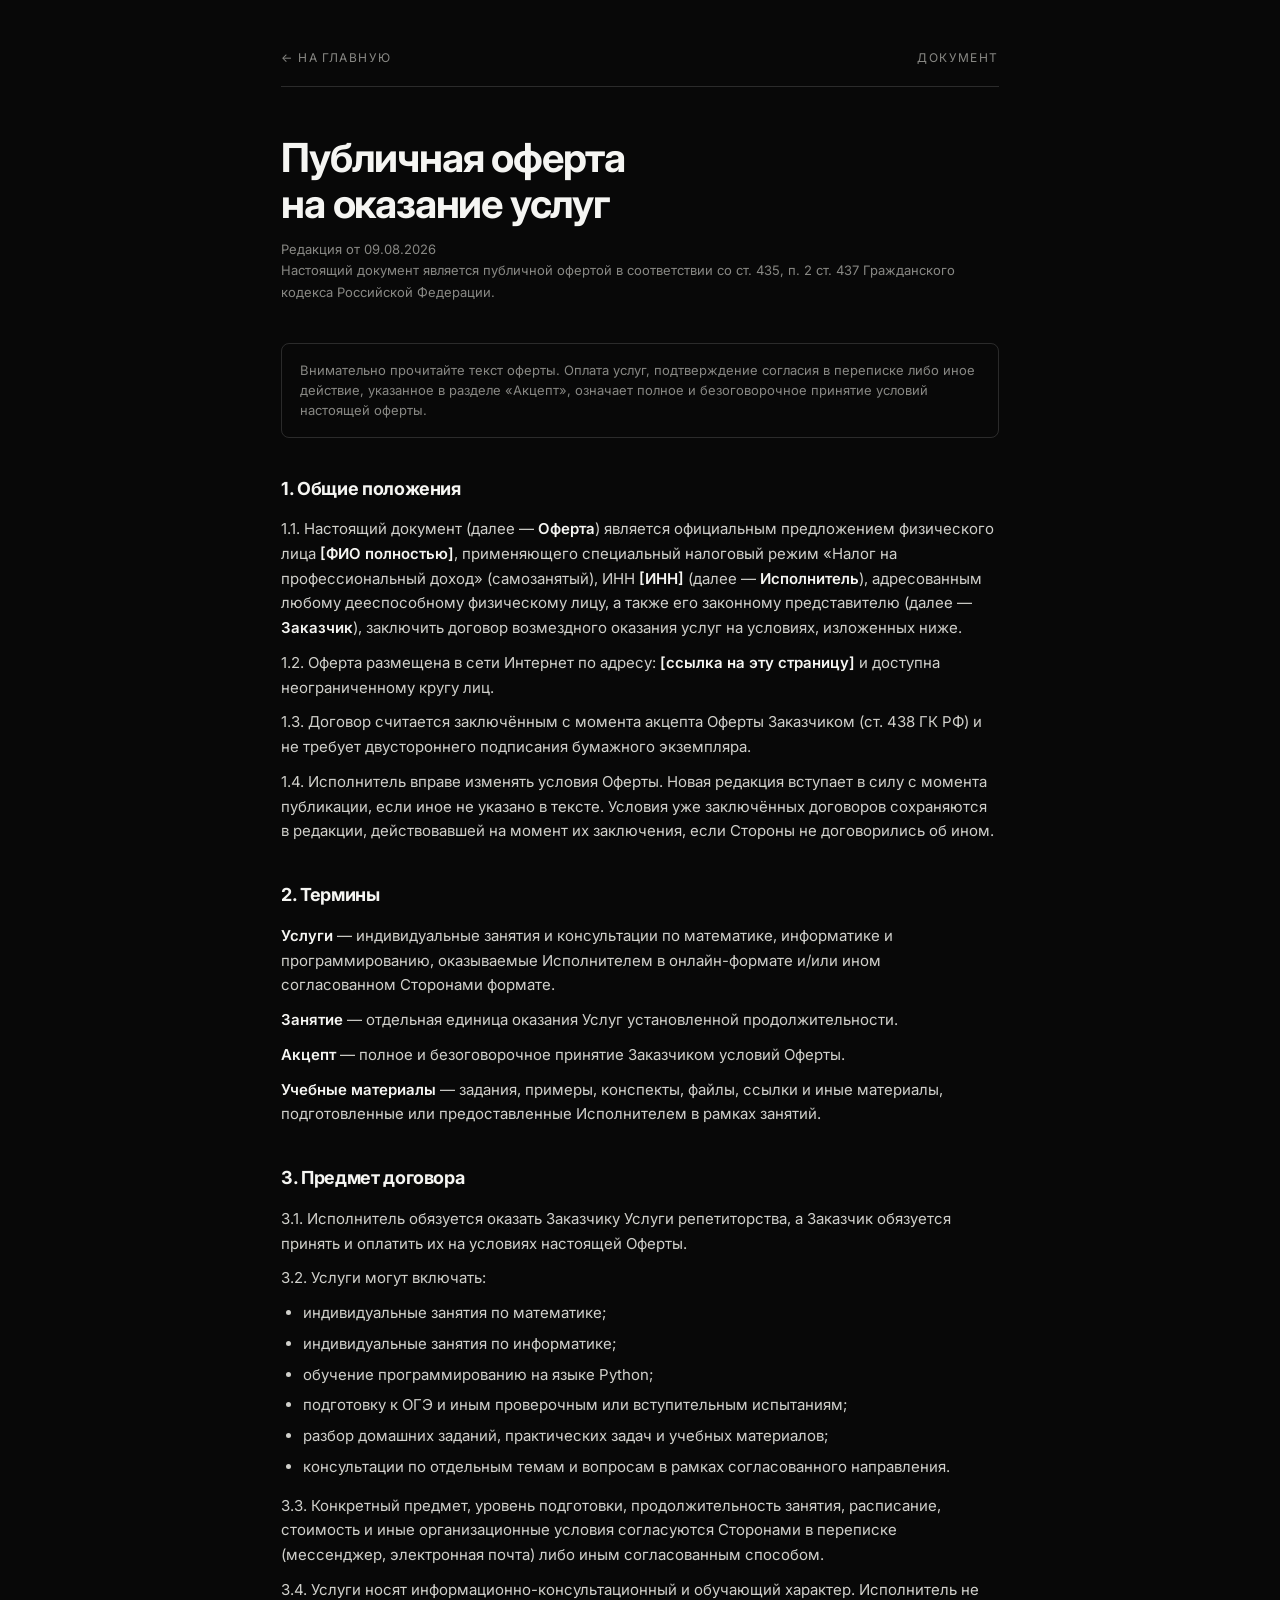
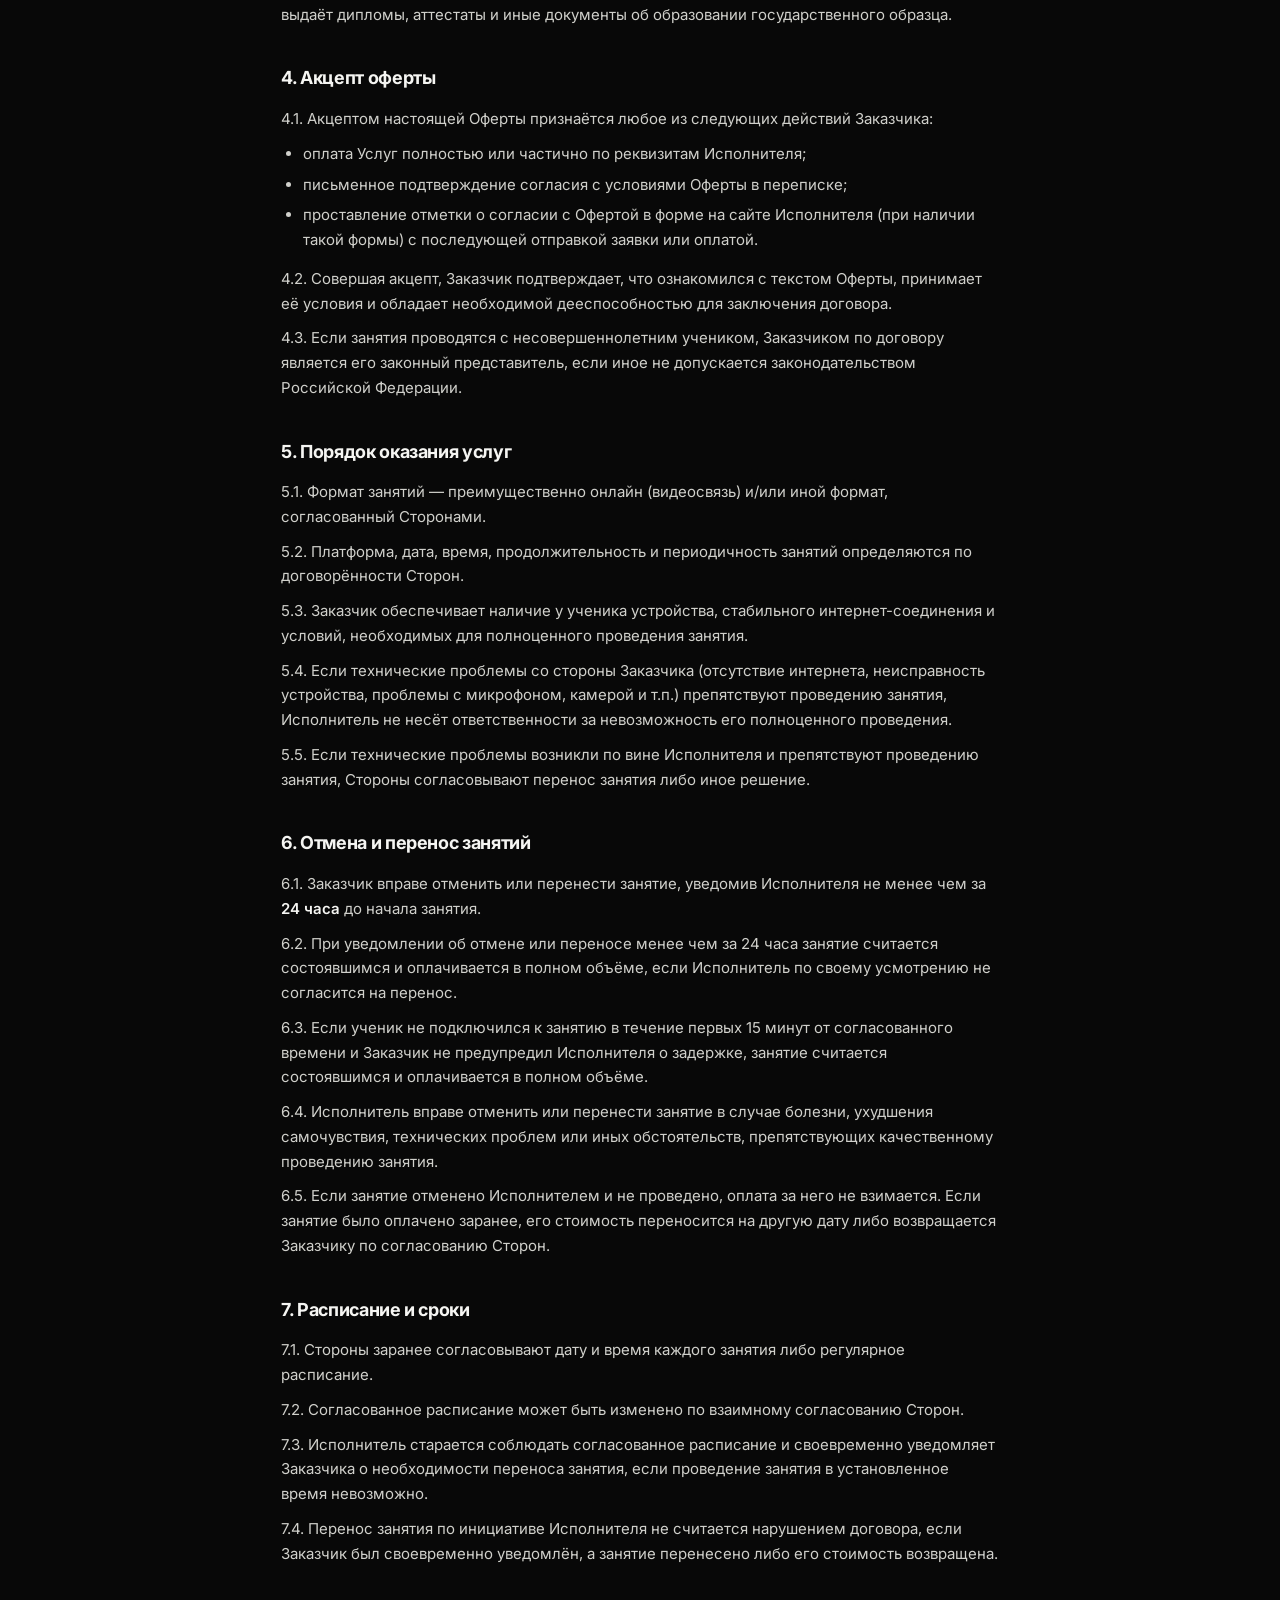
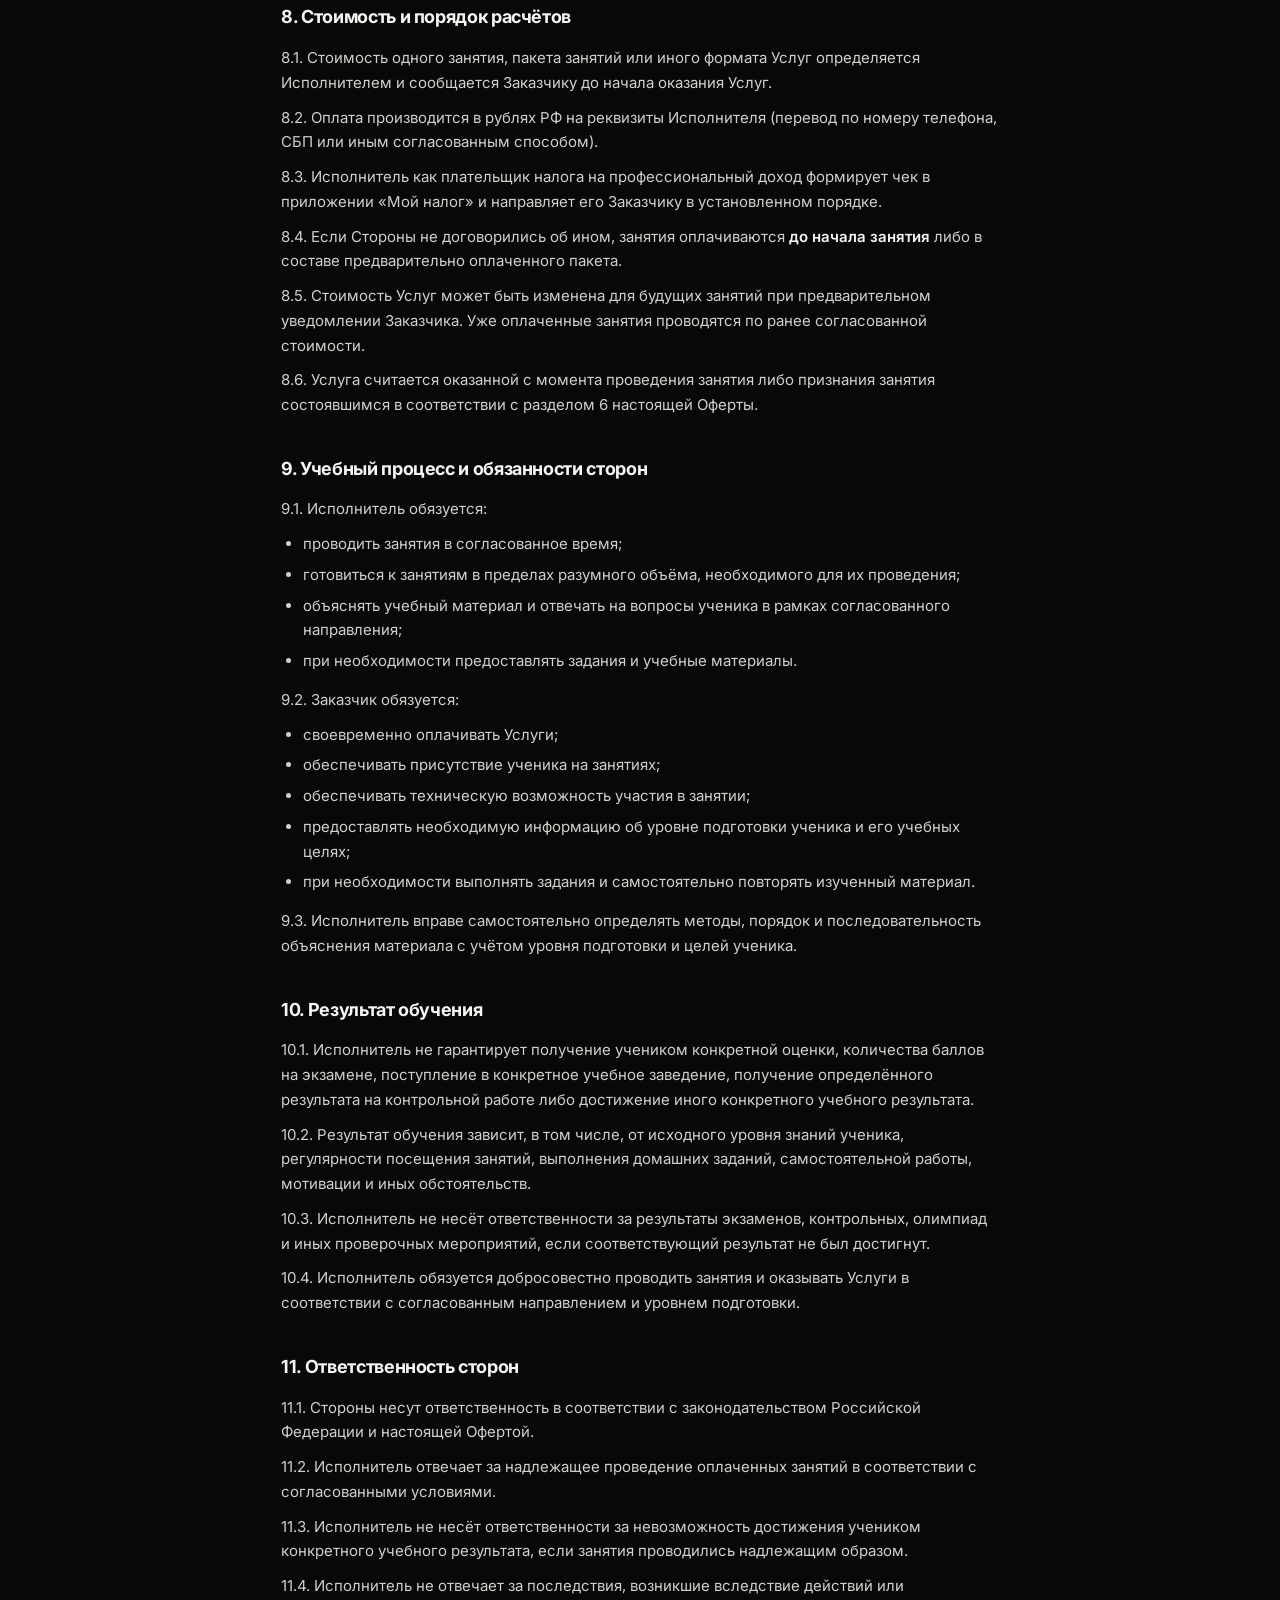
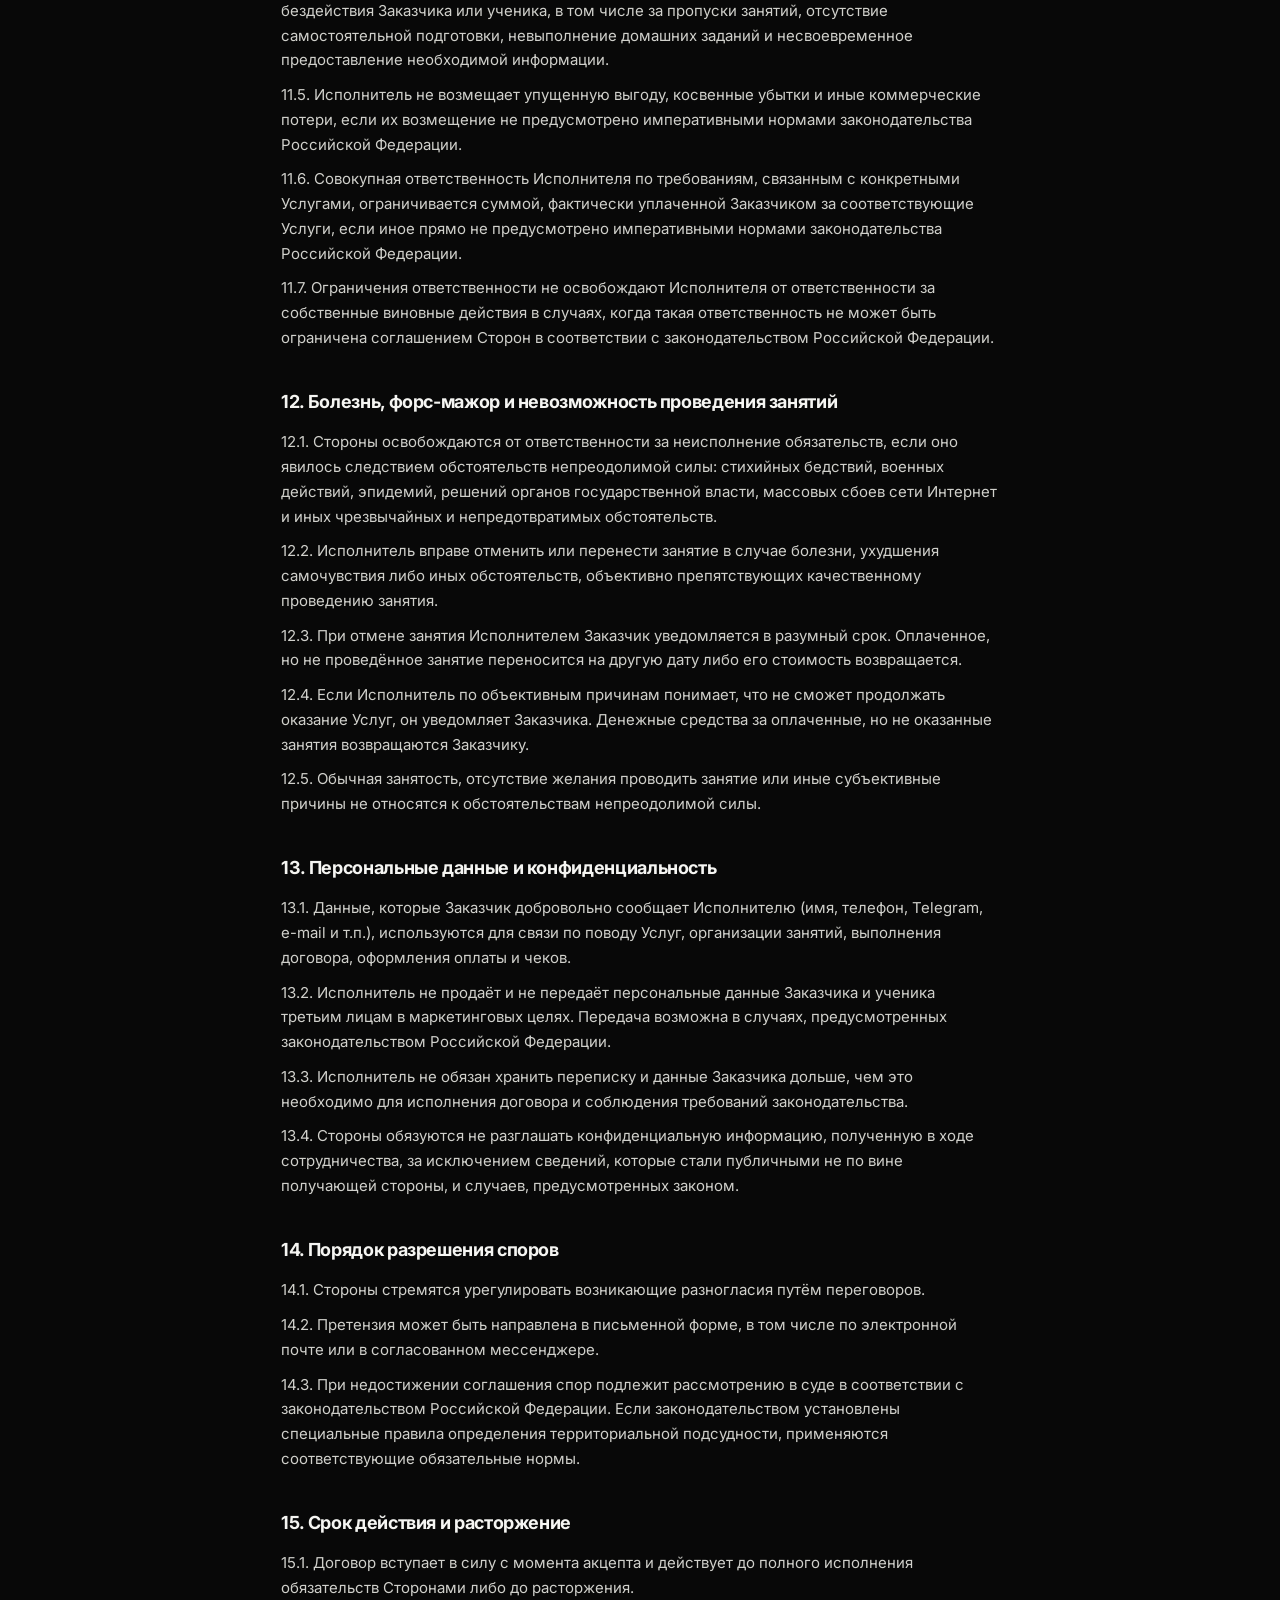
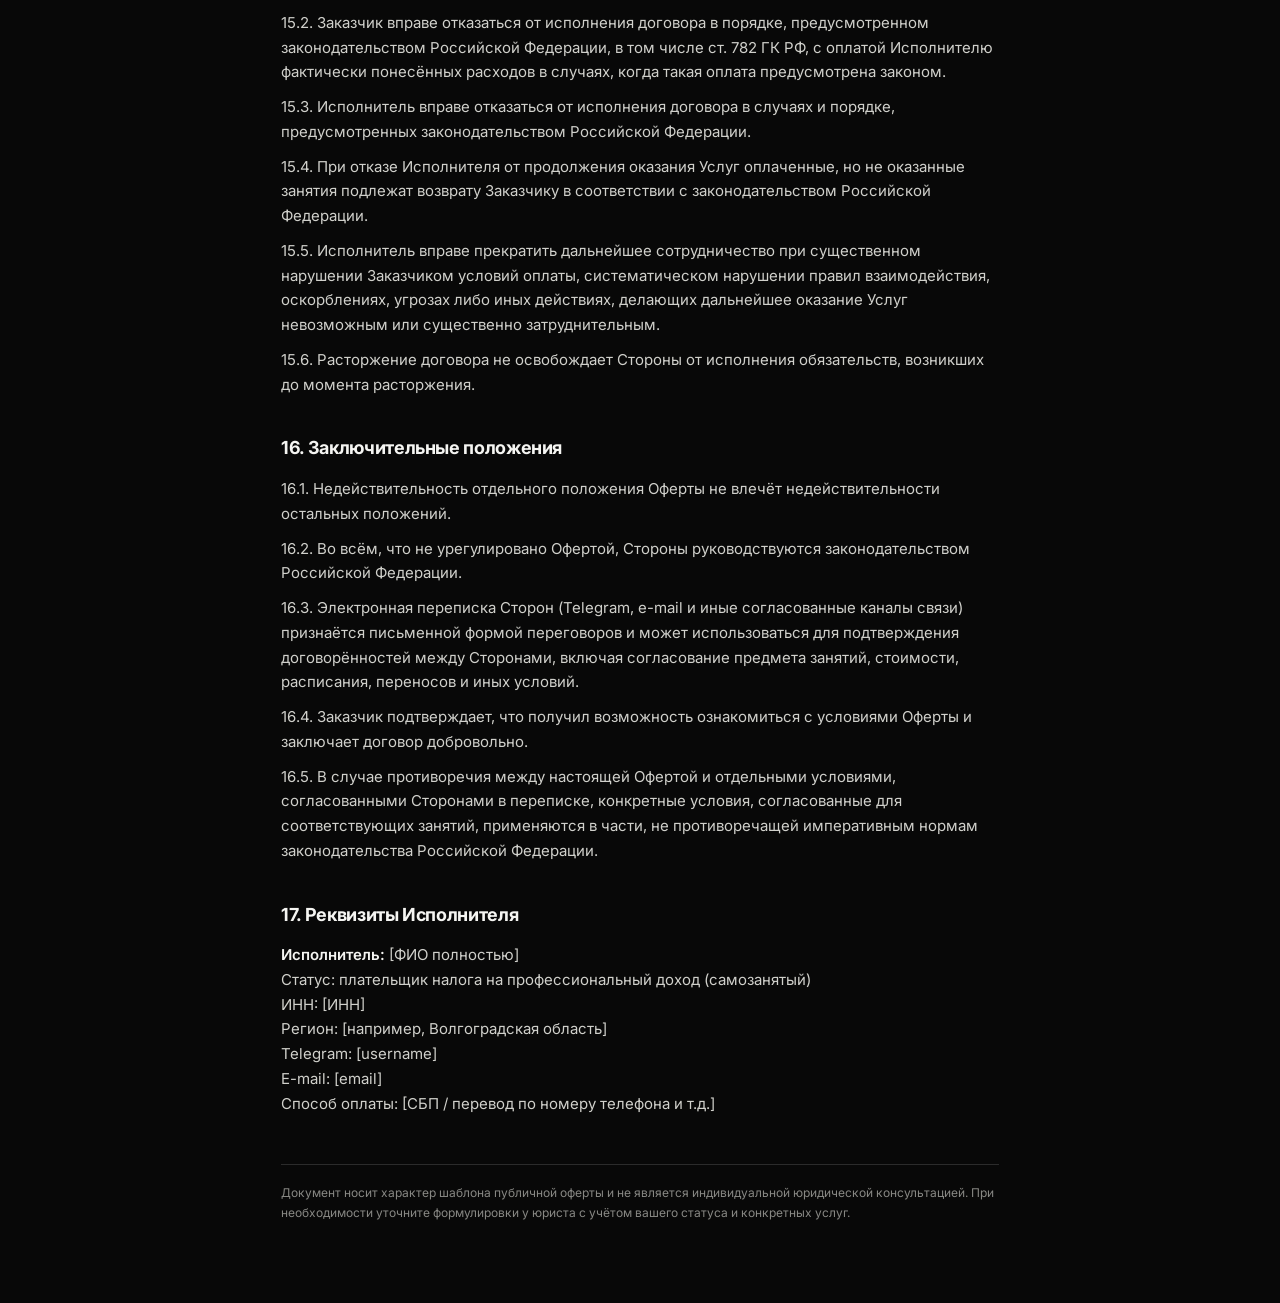
<file: offer/index.html>
<!DOCTYPE html>
<html lang="ru">
<head>
  <meta charset="UTF-8">
  <meta name="viewport" content="width=device-width, initial-scale=1.0">
  <meta name="description" content="Публичная оферта на оказание услуг — репетиторство и разработка сайтов">
  <meta name="theme-color" content="#080808">
  <title>Публичная оферта — Никита</title>
  <link rel="icon" href="favicon.svg" type="image/svg+xml">
  <link rel="apple-touch-icon" href="favicon.svg">
  <link rel="preconnect" href="https://fonts.googleapis.com">
  <link rel="preconnect" href="https://fonts.gstatic.com" crossorigin>
  <link href="https://fonts.googleapis.com/css2?family=Inter:wght@400;500;600;700&display=swap" rel="stylesheet">
  <style>
    :root {
      --black: #080808;
      --white: #f5f5f2;
      --gray: #888884;
      --line: rgba(255,255,255,.14);
      --pad: clamp(22px, 4vw, 56px);
      --max: 820px;
    }
    * { box-sizing: border-box; margin: 0; padding: 0; }
    body {
      min-width: 320px;
      color: var(--white);
      background: var(--black);
      font-family: Inter, Helvetica, Arial, sans-serif;
      font-size: 15px;
      line-height: 1.65;
      -webkit-font-smoothing: antialiased;
    }
    a { color: inherit; }
    .wrap {
      max-width: var(--max);
      margin: 0 auto;
      padding: 48px var(--pad) 80px;
    }
    .top {
      display: flex;
      justify-content: space-between;
      align-items: center;
      gap: 16px;
      margin-bottom: 48px;
      padding-bottom: 18px;
      border-bottom: 1px solid var(--line);
      font-size: 12px;
      letter-spacing: .12em;
      text-transform: uppercase;
      color: var(--gray);
    }
    .top a { text-decoration: none; }
    .top a:hover { color: var(--white); }
    h1 {
      margin-bottom: 12px;
      font-size: clamp(28px, 5vw, 40px);
      letter-spacing: -.03em;
      line-height: 1.15;
    }
    .meta {
      margin-bottom: 40px;
      color: var(--gray);
      font-size: 13px;
    }
    h2 {
      margin: 36px 0 14px;
      font-size: 18px;
      letter-spacing: -.02em;
    }
    h3 {
      margin: 22px 0 10px;
      font-size: 15px;
      font-weight: 600;
    }
    p, li { margin-bottom: 10px; color: #d0d0cb; }
    ul, ol { padding-left: 22px; margin-bottom: 14px; }
    li { margin-bottom: 6px; }
    strong { color: var(--white); font-weight: 600; }
    .note {
      margin: 28px 0;
      padding: 16px 18px;
      border: 1px solid var(--line);
      border-radius: 8px;
      color: var(--gray);
      font-size: 13px;
      line-height: 1.55;
    }
    .footer-doc {
      margin-top: 48px;
      padding-top: 18px;
      border-top: 1px solid var(--line);
      color: var(--gray);
      font-size: 12px;
    }
  </style>
</head>
<body>
  <div class="wrap">
    <div class="top">
      <a href="../tutor/">← На главную</a>
      <span>Документ</span>
    </div>

    <h1>Публичная оферта<br>на оказание услуг</h1>
    <p class="meta">
      Редакция от 09.08.2026<br>
      Настоящий документ является публичной офертой в соответствии со ст. 435, п. 2 ст. 437 Гражданского кодекса Российской Федерации.
    </p>

    <div class="note">
      Внимательно прочитайте текст оферты. Оплата услуг, подтверждение согласия в переписке либо иное действие, указанное в разделе «Акцепт», означает полное и безоговорочное принятие условий настоящей оферты.
    </div>

    <h2>1. Общие положения</h2>
    <p>1.1. Настоящий документ (далее — <strong>Оферта</strong>) является официальным предложением физического лица <strong>[ФИО полностью]</strong>, применяющего специальный налоговый режим «Налог на профессиональный доход» (самозанятый), ИНН <strong>[ИНН]</strong> (далее — <strong>Исполнитель</strong>), адресованным любому дееспособному физическому лицу, а также его законному представителю (далее — <strong>Заказчик</strong>), заключить договор возмездного оказания услуг на условиях, изложенных ниже.</p>
    <p>1.2. Оферта размещена в сети Интернет по адресу: <strong>[ссылка на эту страницу]</strong> и доступна неограниченному кругу лиц.</p>
    <p>1.3. Договор считается заключённым с момента акцепта Оферты Заказчиком (ст. 438 ГК РФ) и не требует двустороннего подписания бумажного экземпляра.</p>
    <p>1.4. Исполнитель вправе изменять условия Оферты. Новая редакция вступает в силу с момента публикации, если иное не указано в тексте. Условия уже заключённых договоров сохраняются в редакции, действовавшей на момент их заключения, если Стороны не договорились об ином.</p>

    <h2>2. Термины</h2>
    <p><strong>Услуги</strong> — индивидуальные занятия и консультации по математике, информатике и программированию, оказываемые Исполнителем в онлайн-формате и/или ином согласованном Сторонами формате.</p>
    <p><strong>Занятие</strong> — отдельная единица оказания Услуг установленной продолжительности.</p>
    <p><strong>Акцепт</strong> — полное и безоговорочное принятие Заказчиком условий Оферты.</p>
    <p><strong>Учебные материалы</strong> — задания, примеры, конспекты, файлы, ссылки и иные материалы, подготовленные или предоставленные Исполнителем в рамках занятий.</p>

    <h2>3. Предмет договора</h2>
    <p>3.1. Исполнитель обязуется оказать Заказчику Услуги репетиторства, а Заказчик обязуется принять и оплатить их на условиях настоящей Оферты.</p>
    <p>3.2. Услуги могут включать:</p>
    <ul>
      <li>индивидуальные занятия по математике;</li>
      <li>индивидуальные занятия по информатике;</li>
      <li>обучение программированию на языке Python;</li>
      <li>подготовку к ОГЭ и иным проверочным или вступительным испытаниям;</li>
      <li>разбор домашних заданий, практических задач и учебных материалов;</li>
      <li>консультации по отдельным темам и вопросам в рамках согласованного направления.</li>
    </ul>
    <p>3.3. Конкретный предмет, уровень подготовки, продолжительность занятия, расписание, стоимость и иные организационные условия согласуются Сторонами в переписке (мессенджер, электронная почта) либо иным согласованным способом.</p>
    <p>3.4. Услуги носят информационно-консультационный и обучающий характер. Исполнитель не выдаёт дипломы, аттестаты и иные документы об образовании государственного образца.</p>

    <h2>4. Акцепт оферты</h2>
    <p>4.1. Акцептом настоящей Оферты признаётся любое из следующих действий Заказчика:</p>
    <ul>
      <li>оплата Услуг полностью или частично по реквизитам Исполнителя;</li>
      <li>письменное подтверждение согласия с условиями Оферты в переписке;</li>
      <li>проставление отметки о согласии с Офертой в форме на сайте Исполнителя (при наличии такой формы) с последующей отправкой заявки или оплатой.</li>
    </ul>
    <p>4.2. Совершая акцепт, Заказчик подтверждает, что ознакомился с текстом Оферты, принимает её условия и обладает необходимой дееспособностью для заключения договора.</p>
    <p>4.3. Если занятия проводятся с несовершеннолетним учеником, Заказчиком по договору является его законный представитель, если иное не допускается законодательством Российской Федерации.</p>

    <h2>5. Порядок оказания услуг</h2>
    <p>5.1. Формат занятий — преимущественно онлайн (видеосвязь) и/или иной формат, согласованный Сторонами.</p>
    <p>5.2. Платформа, дата, время, продолжительность и периодичность занятий определяются по договорённости Сторон.</p>
    <p>5.3. Заказчик обеспечивает наличие у ученика устройства, стабильного интернет-соединения и условий, необходимых для полноценного проведения занятия.</p>
    <p>5.4. Если технические проблемы со стороны Заказчика (отсутствие интернета, неисправность устройства, проблемы с микрофоном, камерой и т.п.) препятствуют проведению занятия, Исполнитель не несёт ответственности за невозможность его полноценного проведения.</p>
    <p>5.5. Если технические проблемы возникли по вине Исполнителя и препятствуют проведению занятия, Стороны согласовывают перенос занятия либо иное решение.</p>

    <h2>6. Отмена и перенос занятий</h2>
    <p>6.1. Заказчик вправе отменить или перенести занятие, уведомив Исполнителя не менее чем за <strong>24 часа</strong> до начала занятия.</p>
    <p>6.2. При уведомлении об отмене или переносе менее чем за 24 часа занятие считается состоявшимся и оплачивается в полном объёме, если Исполнитель по своему усмотрению не согласится на перенос.</p>
    <p>6.3. Если ученик не подключился к занятию в течение первых 15 минут от согласованного времени и Заказчик не предупредил Исполнителя о задержке, занятие считается состоявшимся и оплачивается в полном объёме.</p>
    <p>6.4. Исполнитель вправе отменить или перенести занятие в случае болезни, ухудшения самочувствия, технических проблем или иных обстоятельств, препятствующих качественному проведению занятия.</p>
    <p>6.5. Если занятие отменено Исполнителем и не проведено, оплата за него не взимается. Если занятие было оплачено заранее, его стоимость переносится на другую дату либо возвращается Заказчику по согласованию Сторон.</p>

    <h2>7. Расписание и сроки</h2>
    <p>7.1. Стороны заранее согласовывают дату и время каждого занятия либо регулярное расписание.</p>
    <p>7.2. Согласованное расписание может быть изменено по взаимному согласованию Сторон.</p>
    <p>7.3. Исполнитель старается соблюдать согласованное расписание и своевременно уведомляет Заказчика о необходимости переноса занятия, если проведение занятия в установленное время невозможно.</p>
    <p>7.4. Перенос занятия по инициативе Исполнителя не считается нарушением договора, если Заказчик был своевременно уведомлён, а занятие перенесено либо его стоимость возвращена.</p>

    <h2>8. Стоимость и порядок расчётов</h2>
    <p>8.1. Стоимость одного занятия, пакета занятий или иного формата Услуг определяется Исполнителем и сообщается Заказчику до начала оказания Услуг.</p>
    <p>8.2. Оплата производится в рублях РФ на реквизиты Исполнителя (перевод по номеру телефона, СБП или иным согласованным способом).</p>
    <p>8.3. Исполнитель как плательщик налога на профессиональный доход формирует чек в приложении «Мой налог» и направляет его Заказчику в установленном порядке.</p>
    <p>8.4. Если Стороны не договорились об ином, занятия оплачиваются <strong>до начала занятия</strong> либо в составе предварительно оплаченного пакета.</p>
    <p>8.5. Стоимость Услуг может быть изменена для будущих занятий при предварительном уведомлении Заказчика. Уже оплаченные занятия проводятся по ранее согласованной стоимости.</p>
    <p>8.6. Услуга считается оказанной с момента проведения занятия либо признания занятия состоявшимся в соответствии с разделом 6 настоящей Оферты.</p>

    <h2>9. Учебный процесс и обязанности сторон</h2>
    <p>9.1. Исполнитель обязуется:</p>
    <ul>
      <li>проводить занятия в согласованное время;</li>
      <li>готовиться к занятиям в пределах разумного объёма, необходимого для их проведения;</li>
      <li>объяснять учебный материал и отвечать на вопросы ученика в рамках согласованного направления;</li>
      <li>при необходимости предоставлять задания и учебные материалы.</li>
    </ul>
    <p>9.2. Заказчик обязуется:</p>
    <ul>
      <li>своевременно оплачивать Услуги;</li>
      <li>обеспечивать присутствие ученика на занятиях;</li>
      <li>обеспечивать техническую возможность участия в занятии;</li>
      <li>предоставлять необходимую информацию об уровне подготовки ученика и его учебных целях;</li>
      <li>при необходимости выполнять задания и самостоятельно повторять изученный материал.</li>
    </ul>
    <p>9.3. Исполнитель вправе самостоятельно определять методы, порядок и последовательность объяснения материала с учётом уровня подготовки и целей ученика.</p>

    <h2>10. Результат обучения</h2>
    <p>10.1. Исполнитель не гарантирует получение учеником конкретной оценки, количества баллов на экзамене, поступление в конкретное учебное заведение, получение определённого результата на контрольной работе либо достижение иного конкретного учебного результата.</p>
    <p>10.2. Результат обучения зависит, в том числе, от исходного уровня знаний ученика, регулярности посещения занятий, выполнения домашних заданий, самостоятельной работы, мотивации и иных обстоятельств.</p>
    <p>10.3. Исполнитель не несёт ответственности за результаты экзаменов, контрольных, олимпиад и иных проверочных мероприятий, если соответствующий результат не был достигнут.</p>
    <p>10.4. Исполнитель обязуется добросовестно проводить занятия и оказывать Услуги в соответствии с согласованным направлением и уровнем подготовки.</p>

    <h2>11. Ответственность сторон</h2>
    <p>11.1. Стороны несут ответственность в соответствии с законодательством Российской Федерации и настоящей Офертой.</p>
    <p>11.2. Исполнитель отвечает за надлежащее проведение оплаченных занятий в соответствии с согласованными условиями.</p>
    <p>11.3. Исполнитель не несёт ответственности за невозможность достижения учеником конкретного учебного результата, если занятия проводились надлежащим образом.</p>
    <p>11.4. Исполнитель не отвечает за последствия, возникшие вследствие действий или бездействия Заказчика или ученика, в том числе за пропуски занятий, отсутствие самостоятельной подготовки, невыполнение домашних заданий и несвоевременное предоставление необходимой информации.</p>
    <p>11.5. Исполнитель не возмещает упущенную выгоду, косвенные убытки и иные коммерческие потери, если их возмещение не предусмотрено императивными нормами законодательства Российской Федерации.</p>
    <p>11.6. Совокупная ответственность Исполнителя по требованиям, связанным с конкретными Услугами, ограничивается суммой, фактически уплаченной Заказчиком за соответствующие Услуги, если иное прямо не предусмотрено императивными нормами законодательства Российской Федерации.</p>
    <p>11.7. Ограничения ответственности не освобождают Исполнителя от ответственности за собственные виновные действия в случаях, когда такая ответственность не может быть ограничена соглашением Сторон в соответствии с законодательством Российской Федерации.</p>

    <h2>12. Болезнь, форс-мажор и невозможность проведения занятий</h2>
    <p>12.1. Стороны освобождаются от ответственности за неисполнение обязательств, если оно явилось следствием обстоятельств непреодолимой силы: стихийных бедствий, военных действий, эпидемий, решений органов государственной власти, массовых сбоев сети Интернет и иных чрезвычайных и непредотвратимых обстоятельств.</p>
    <p>12.2. Исполнитель вправе отменить или перенести занятие в случае болезни, ухудшения самочувствия либо иных обстоятельств, объективно препятствующих качественному проведению занятия.</p>
    <p>12.3. При отмене занятия Исполнителем Заказчик уведомляется в разумный срок. Оплаченное, но не проведённое занятие переносится на другую дату либо его стоимость возвращается.</p>
    <p>12.4. Если Исполнитель по объективным причинам понимает, что не сможет продолжать оказание Услуг, он уведомляет Заказчика. Денежные средства за оплаченные, но не оказанные занятия возвращаются Заказчику.</p>
    <p>12.5. Обычная занятость, отсутствие желания проводить занятие или иные субъективные причины не относятся к обстоятельствам непреодолимой силы.</p>

    <h2>13. Персональные данные и конфиденциальность</h2>
    <p>13.1. Данные, которые Заказчик добровольно сообщает Исполнителю (имя, телефон, Telegram, e-mail и т.п.), используются для связи по поводу Услуг, организации занятий, выполнения договора, оформления оплаты и чеков.</p>
    <p>13.2. Исполнитель не продаёт и не передаёт персональные данные Заказчика и ученика третьим лицам в маркетинговых целях. Передача возможна в случаях, предусмотренных законодательством Российской Федерации.</p>
    <p>13.3. Исполнитель не обязан хранить переписку и данные Заказчика дольше, чем это необходимо для исполнения договора и соблюдения требований законодательства.</p>
    <p>13.4. Стороны обязуются не разглашать конфиденциальную информацию, полученную в ходе сотрудничества, за исключением сведений, которые стали публичными не по вине получающей стороны, и случаев, предусмотренных законом.</p>

    <h2>14. Порядок разрешения споров</h2>
    <p>14.1. Стороны стремятся урегулировать возникающие разногласия путём переговоров.</p>
    <p>14.2. Претензия может быть направлена в письменной форме, в том числе по электронной почте или в согласованном мессенджере.</p>
    <p>14.3. При недостижении соглашения спор подлежит рассмотрению в суде в соответствии с законодательством Российской Федерации. Если законодательством установлены специальные правила определения территориальной подсудности, применяются соответствующие обязательные нормы.</p>

    <h2>15. Срок действия и расторжение</h2>
    <p>15.1. Договор вступает в силу с момента акцепта и действует до полного исполнения обязательств Сторонами либо до расторжения.</p>
    <p>15.2. Заказчик вправе отказаться от исполнения договора в порядке, предусмотренном законодательством Российской Федерации, в том числе ст. 782 ГК РФ, с оплатой Исполнителю фактически понесённых расходов в случаях, когда такая оплата предусмотрена законом.</p>
    <p>15.3. Исполнитель вправе отказаться от исполнения договора в случаях и порядке, предусмотренных законодательством Российской Федерации.</p>
    <p>15.4. При отказе Исполнителя от продолжения оказания Услуг оплаченные, но не оказанные занятия подлежат возврату Заказчику в соответствии с законодательством Российской Федерации.</p>
    <p>15.5. Исполнитель вправе прекратить дальнейшее сотрудничество при существенном нарушении Заказчиком условий оплаты, систематическом нарушении правил взаимодействия, оскорблениях, угрозах либо иных действиях, делающих дальнейшее оказание Услуг невозможным или существенно затруднительным.</p>
    <p>15.6. Расторжение договора не освобождает Стороны от исполнения обязательств, возникших до момента расторжения.</p>

    <h2>16. Заключительные положения</h2>
    <p>16.1. Недействительность отдельного положения Оферты не влечёт недействительности остальных положений.</p>
    <p>16.2. Во всём, что не урегулировано Офертой, Стороны руководствуются законодательством Российской Федерации.</p>
    <p>16.3. Электронная переписка Сторон (Telegram, e-mail и иные согласованные каналы связи) признаётся письменной формой переговоров и может использоваться для подтверждения договорённостей между Сторонами, включая согласование предмета занятий, стоимости, расписания, переносов и иных условий.</p>
    <p>16.4. Заказчик подтверждает, что получил возможность ознакомиться с условиями Оферты и заключает договор добровольно.</p>
    <p>16.5. В случае противоречия между настоящей Офертой и отдельными условиями, согласованными Сторонами в переписке, конкретные условия, согласованные для соответствующих занятий, применяются в части, не противоречащей императивным нормам законодательства Российской Федерации.</p>

    <h2>17. Реквизиты Исполнителя</h2>
    <p>
      <strong>Исполнитель:</strong> [ФИО полностью]<br>
      Статус: плательщик налога на профессиональный доход (самозанятый)<br>
      ИНН: [ИНН]<br>
      Регион: [например, Волгоградская область]<br>
      Telegram: [username]<br>
      E-mail: [email]<br>
      Способ оплаты: [СБП / перевод по номеру телефона и т.д.]
    </p>

    <div class="footer-doc">
      Документ носит характер шаблона публичной оферты и не является индивидуальной юридической консультацией.
      При необходимости уточните формулировки у юриста с учётом вашего статуса и конкретных услуг.
    </div>
  </div>
</body>
</html>
</file>
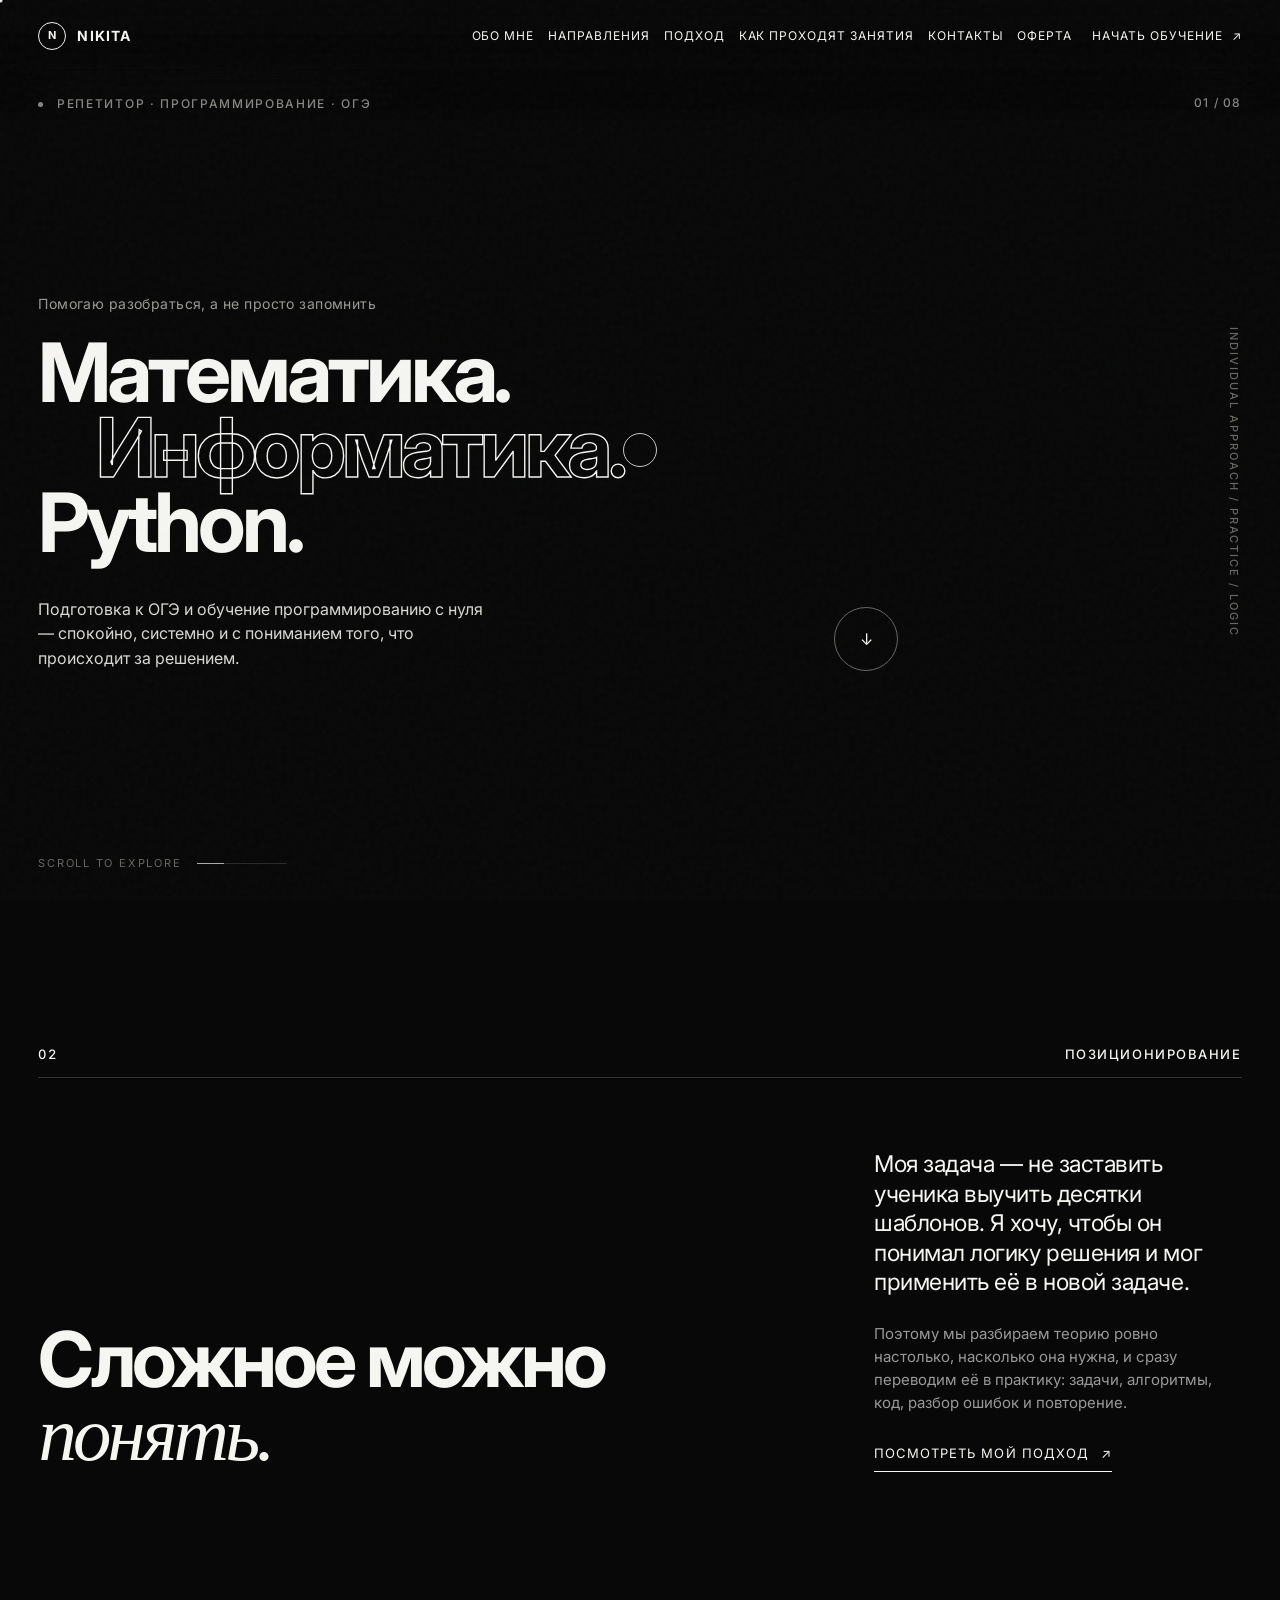
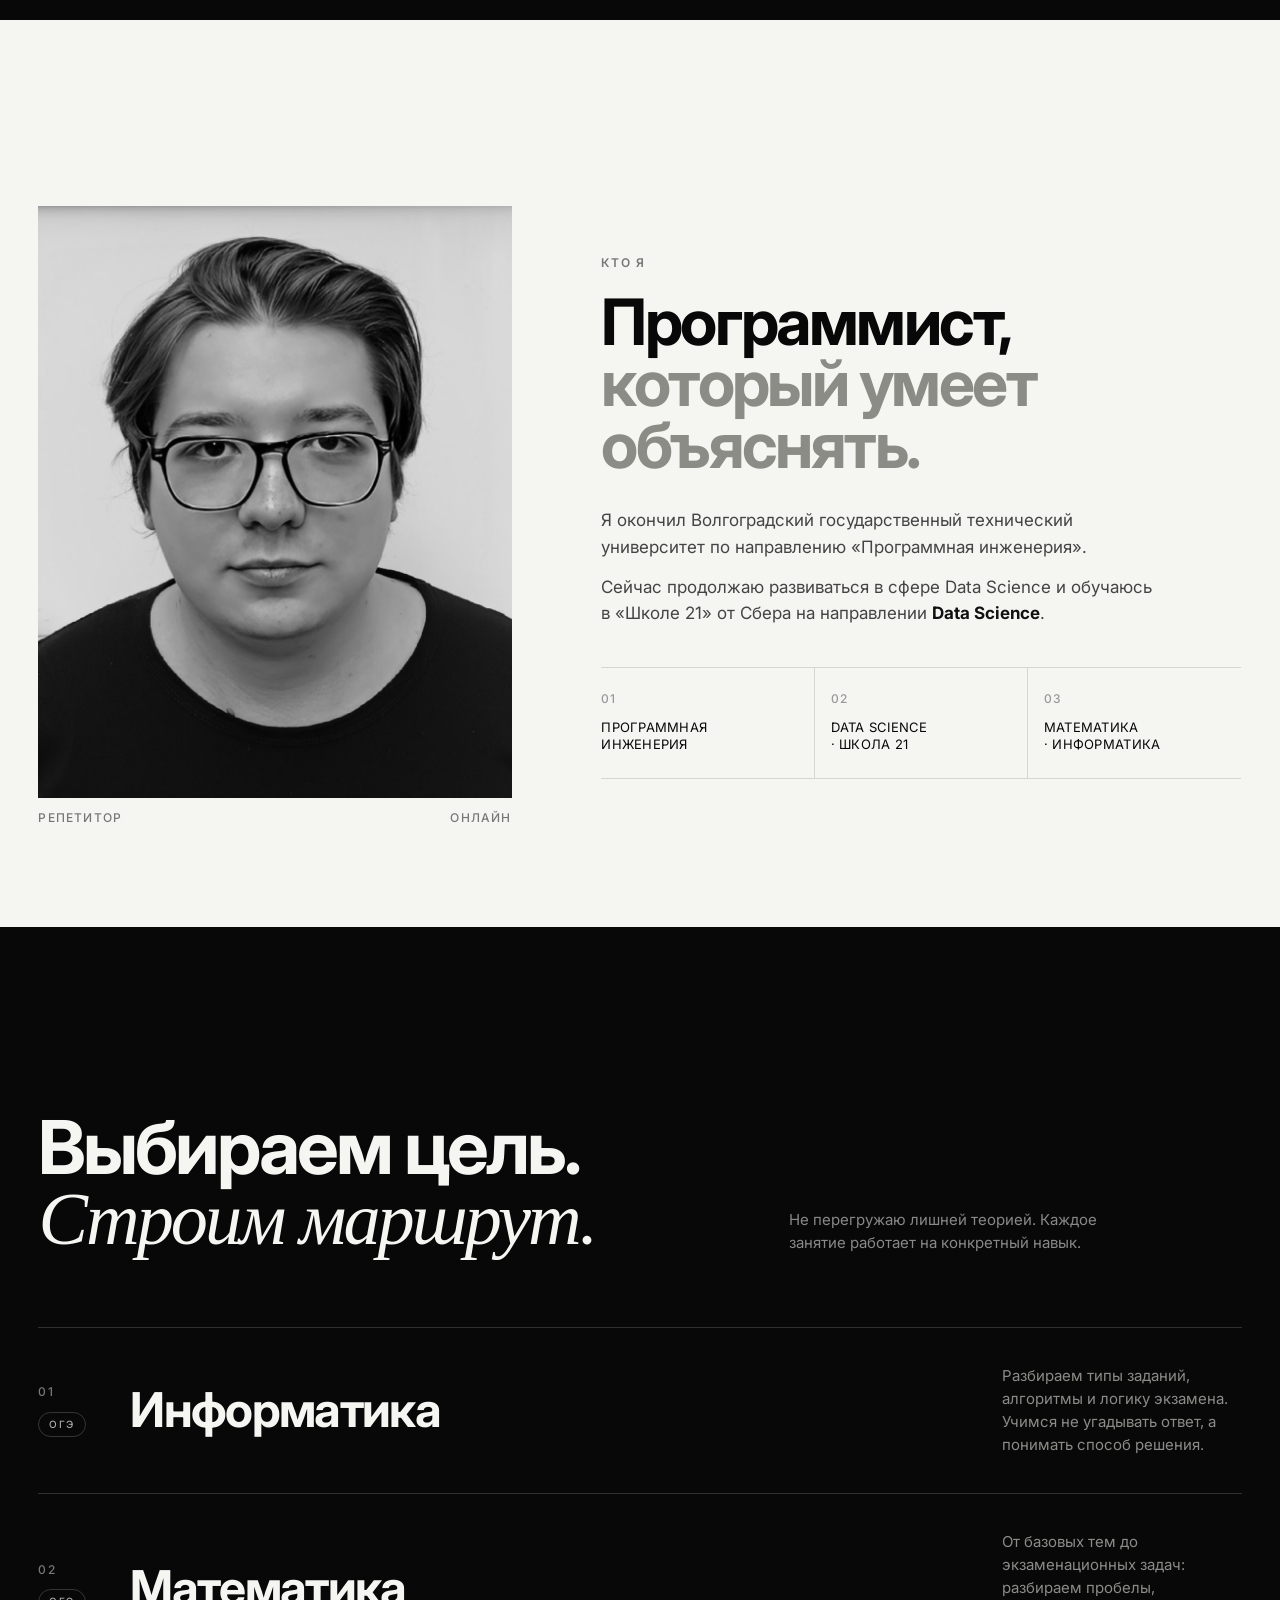
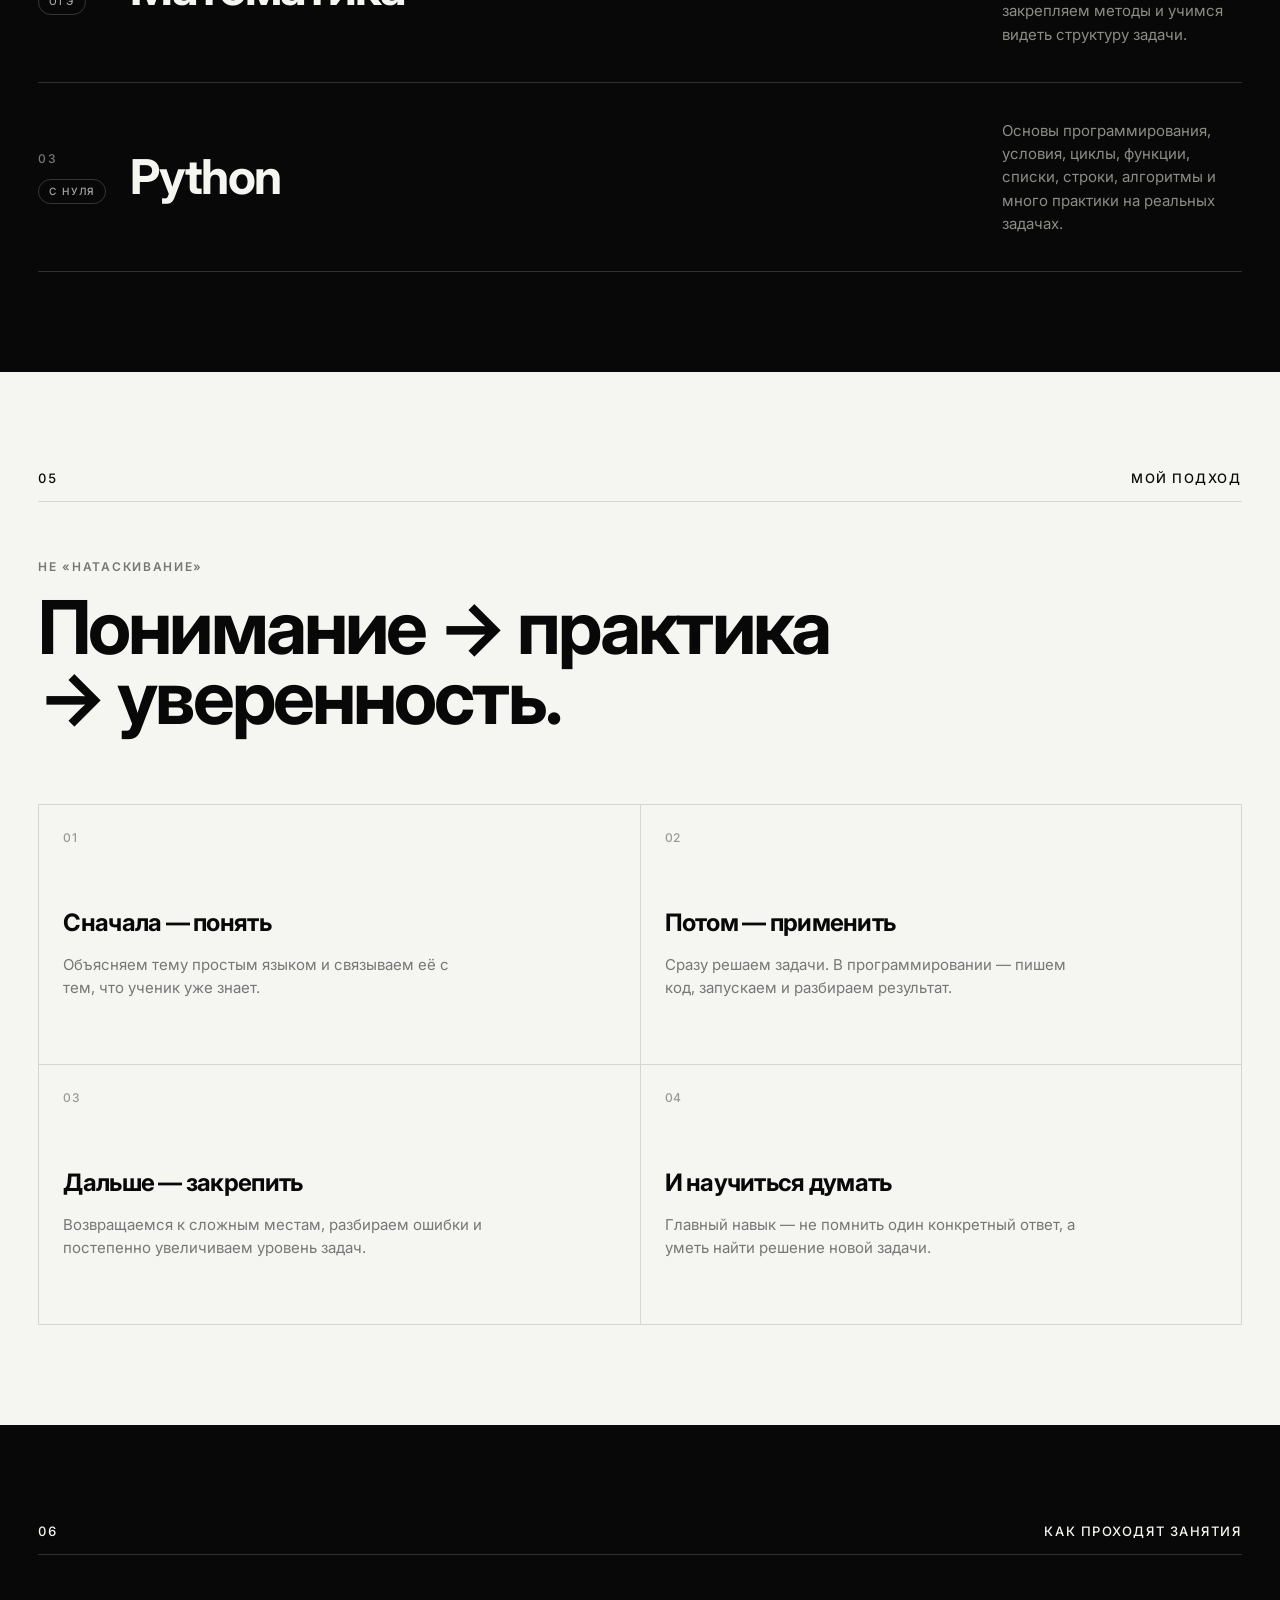
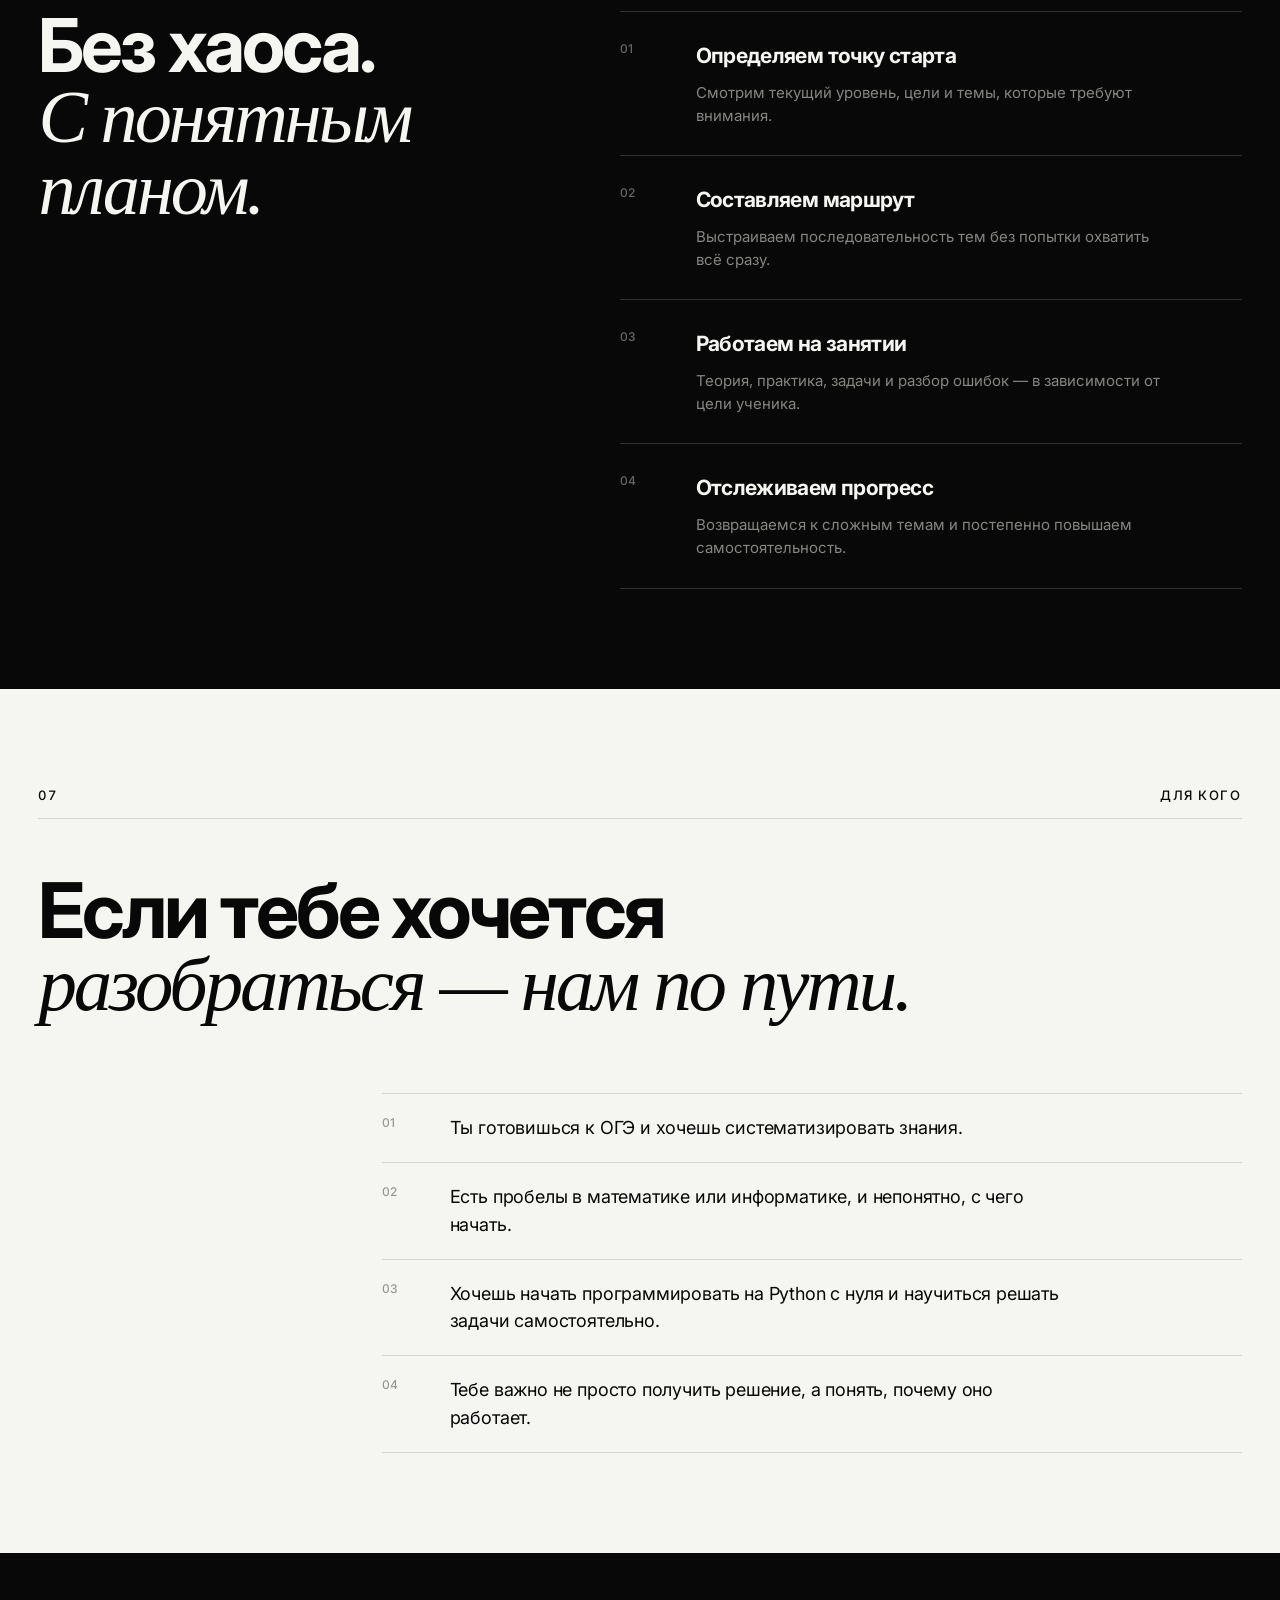
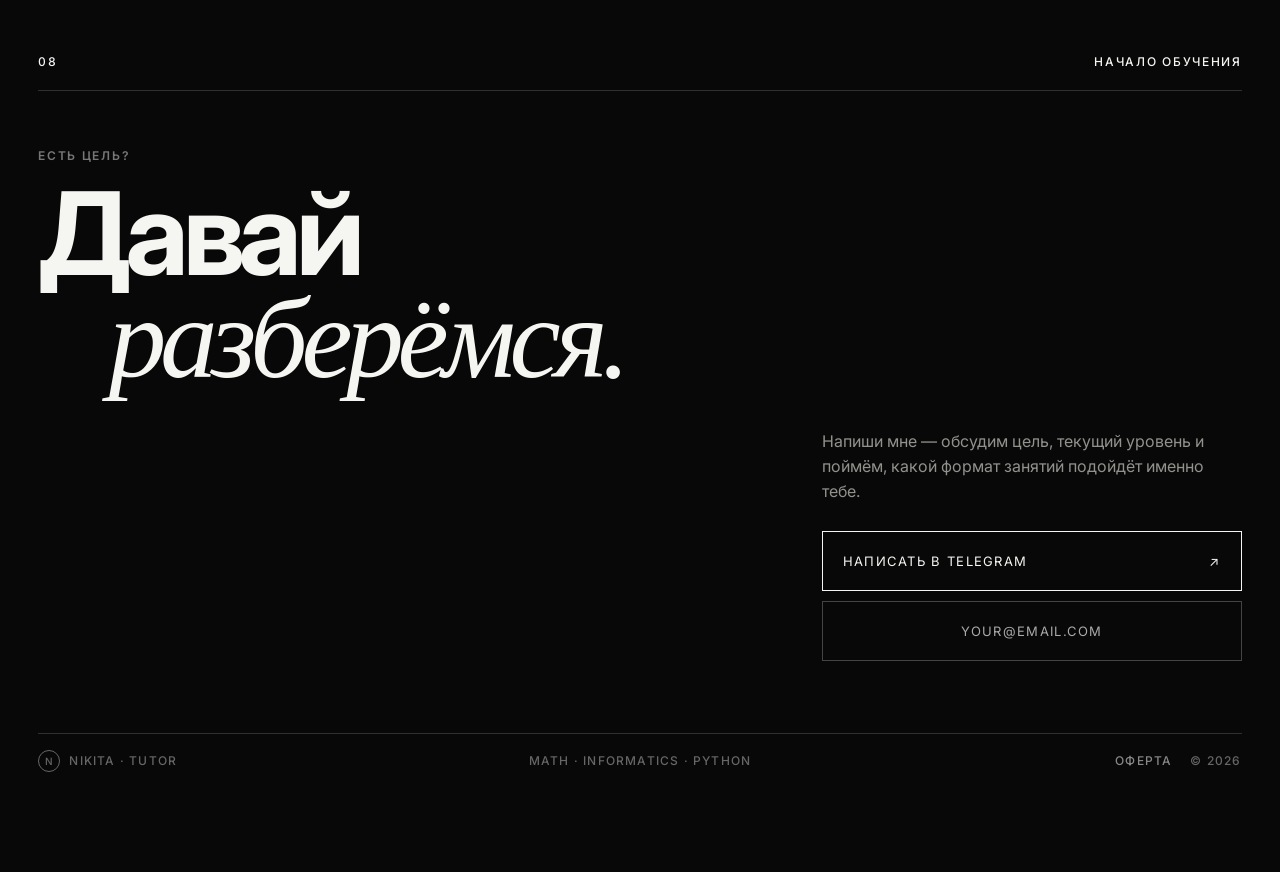
<file: tutor/index.html>
<!DOCTYPE html>
<html lang="ru">
<head>
  <meta charset="UTF-8">
  <meta name="viewport" content="width=device-width, initial-scale=1.0">
  <meta name="description" content="Репетитор по математике и информатике. Подготовка к ОГЭ и обучение программированию на Python с нуля.">
  <meta name="theme-color" content="#0a0a0a">
  <title>Репетитор — математика, информатика и Python</title>
  <link rel="preconnect" href="https://fonts.googleapis.com">
  <link rel="preconnect" href="https://fonts.gstatic.com" crossorigin>
  <link href="https://fonts.googleapis.com/css2?family=Inter:wght@400;500;600;700&display=swap" rel="stylesheet">
  <link rel="stylesheet" href="css/style.css">
  <link rel="icon" href="icons/favicon.svg" type="image/svg+xml">
  <link rel="apple-touch-icon" href="icons/favicon.svg">
</head>

<body>
  <div class="page-noise" aria-hidden="true"></div>
  <div class="cursor-dot" aria-hidden="true"></div>
  <div class="cursor-ring" aria-hidden="true"></div>

  <header class="header">
    <a class="brand" href="../" aria-label="На главную">
      <span class="brand-mark">N</span>
      <span>Nikita</span>
    </a>

    <nav class="desktop-nav" aria-label="Основная навигация">
      <a href="#about">Обо мне</a>
      <a href="#directions">Направления</a>
      <a href="#method">Подход</a>
      <a href="#process">Как проходят занятия</a>
      <a href="#contact">Контакты</a>
      <a href="../offer/">Оферта</a>
    </nav>

    <a class="header-cta" href="#contact">Начать обучение <span>↗</span></a>

    <button class="menu-button" type="button" aria-label="Открыть меню" aria-expanded="false">
      <span></span><span></span>
    </button>
  </header>

  <div class="mobile-menu" aria-hidden="true">
    <nav>
      <a href="#about">Обо мне</a>
      <a href="#directions">Направления</a>
      <a href="#method">Подход</a>
      <a href="#process">Как проходят занятия</a>
      <a href="#contact">Контакты</a>
      <a href="../offer/">Оферта</a>
    </nav>
    <p>Математика · Информатика · Python</p>
  </div>

  <main id="top">
    <!-- HERO -->
    <section class="hero section">
      <div class="hero-top reveal">
        <span class="eyebrow"><i></i> Репетитор · программирование · ОГЭ</span>
        <span class="hero-index">01 / 08</span>
      </div>

      <div class="hero-content">
        <div class="hero-copy">
          <p class="hero-kicker reveal">Помогаю разобраться, а не просто запомнить</p>

          <h1 class="hero-title">
            <span class="line reveal reveal-delay-1">Математика.</span>
            <span class="line outline reveal reveal-delay-2">Информатика.</span>
            <span class="line reveal reveal-delay-3">Python.</span>
          </h1>

          <div class="hero-bottom reveal reveal-delay-4">
            <p>
              Подготовка к ОГЭ и обучение программированию с нуля —
              спокойно, системно и с пониманием того, что происходит за решением.
            </p>
            <a class="circle-link magnetic" href="#directions" aria-label="Посмотреть направления">
              <span>↓</span>
            </a>
          </div>
        </div>

        <div class="hero-side reveal reveal-delay-3">
          <div class="vertical-note">INDIVIDUAL APPROACH / PRACTICE / LOGIC</div>
        </div>
      </div>

      <div class="hero-scroll">
        <span>SCROLL TO EXPLORE</span>
        <div class="scroll-line"><span></span></div>
      </div>
    </section>

    <!-- POSITIONING -->
    <section class="manifesto section dark-section">
      <div class="section-head reveal">
        <span class="section-number">02</span>
        <span class="section-label">Позиционирование</span>
      </div>

      <div class="manifesto-grid">
        <h2 class="huge-text reveal">
          Сложное можно<br>
          <em>понять.</em>
        </h2>

        <div class="manifesto-copy reveal reveal-delay-2">
          <p class="lead">
            Моя задача — не заставить ученика выучить десятки шаблонов.
            Я хочу, чтобы он понимал логику решения и мог применить её
            в новой задаче.
          </p>
          <p>
            Поэтому мы разбираем теорию ровно настолько, насколько она нужна,
            и сразу переводим её в практику: задачи, алгоритмы, код,
            разбор ошибок и повторение.
          </p>
          <a class="text-link" href="#method">Посмотреть мой подход <span>↗</span></a>
        </div>
      </div>
    </section>

    <!-- ABOUT -->
    <section class="about section" id="about">
      <div class="section-head reveal">
        <span class="section-number">03</span>
        <span class="section-label">Обо мне</span>
      </div>

      <div class="about-grid">
        <div class="photo-wrap reveal">
          <div class="photo-frame">
            <img src="pics/my_profile.jpg" alt="Фотография Никиты" onerror="this.style.display='none'; this.parentElement.classList.add('photo-missing');">
            <div class="photo-placeholder">
              <span>YOUR<br>PHOTO</span>
              <small>pics/my_profile.jpg</small>
            </div>
          </div>
          <div class="photo-caption">
            <span>Репетитор</span>
            <span>Онлайн</span>
          </div>
        </div>

        <div class="about-content reveal reveal-delay-2">
          <p class="small-label">Кто я</p>
          <h2>Программист,<br><span>который умеет объяснять.</span></h2>

          <p class="about-text">
            Я окончил Волгоградский государственный технический университет
            по направлению «Программная инженерия».
          </p>
          <p class="about-text">
            Сейчас продолжаю развиваться в сфере Data Science и обучаюсь
            в «Школе 21» от Сбера на направлении <strong>Data Science</strong>.
          </p>

          <div class="facts">
            <div class="fact">
              <span class="fact-number">01</span>
              <span>Программная<br>инженерия</span>
            </div>
            <div class="fact">
              <span class="fact-number">02</span>
              <span>Data Science<br>· Школа 21</span>
            </div>
            <div class="fact">
              <span class="fact-number">03</span>
              <span>Математика<br>· Информатика</span>
            </div>
          </div>
        </div>
      </div>
    </section>

    <!-- DIRECTIONS -->
    <section class="directions section dark-section" id="directions">
      <div class="section-head reveal">
        <span class="section-number">04</span>
        <span class="section-label">Направления</span>
      </div>

      <div class="directions-intro reveal">
        <h2>Выбираем цель.<br><em>Строим маршрут.</em></h2>
        <p>Не перегружаю лишней теорией. Каждое занятие работает на конкретный навык.</p>
      </div>

      <div class="service-list">
        <article class="service reveal">
          <div class="service-top">
            <span class="service-number">01</span>
            <span class="service-tag">ОГЭ</span>
          </div>
          <h3>Информатика</h3>
          <p>
            Разбираем типы заданий, алгоритмы и логику экзамена.
            Учимся не угадывать ответ, а понимать способ решения.
          </p>
          
        </article>

        <article class="service reveal reveal-delay-1">
          <div class="service-top">
            <span class="service-number">02</span>
            <span class="service-tag">ОГЭ</span>
          </div>
          <h3>Математика</h3>
          <p>
            От базовых тем до экзаменационных задач: разбираем пробелы,
            закрепляем методы и учимся видеть структуру задачи.
          </p>
          
        </article>

        <article class="service reveal reveal-delay-2">
          <div class="service-top">
            <span class="service-number">03</span>
            <span class="service-tag">С НУЛЯ</span>
          </div>
          <h3>Python</h3>
          <p>
            Основы программирования, условия, циклы, функции, списки,
            строки, алгоритмы и много практики на реальных задачах.
          </p>
          
        </article>
      </div>
    </section>

    <!-- METHOD -->
    <section class="method section" id="method">
      <div class="section-head reveal">
        <span class="section-number">05</span>
        <span class="section-label">Мой подход</span>
      </div>

      <div class="method-heading reveal">
        <p class="small-label">Не «натаскивание»</p>
        <h2>Понимание → практика<br>→ уверенность.</h2>
      </div>

      <div class="method-grid">
        <article class="method-card reveal">
          <span>01</span>
          <h3>Сначала — понять</h3>
          <p>Объясняем тему простым языком и связываем её с тем, что ученик уже знает.</p>
        </article>

        <article class="method-card reveal reveal-delay-1">
          <span>02</span>
          <h3>Потом — применить</h3>
          <p>Сразу решаем задачи. В программировании — пишем код, запускаем и разбираем результат.</p>
        </article>

        <article class="method-card reveal reveal-delay-2">
          <span>03</span>
          <h3>Дальше — закрепить</h3>
          <p>Возвращаемся к сложным местам, разбираем ошибки и постепенно увеличиваем уровень задач.</p>
        </article>

        <article class="method-card featured reveal reveal-delay-3">
          <span>04</span>
          <h3>И научиться думать</h3>
          <p>Главный навык — не помнить один конкретный ответ, а уметь найти решение новой задачи.</p>
        </article>
      </div>
    </section>

    <!-- PROCESS -->
    <section class="process section dark-section" id="process">
      <div class="section-head reveal">
        <span class="section-number">06</span>
        <span class="section-label">Как проходят занятия</span>
      </div>

      <div class="process-grid">
        <div class="process-title reveal">
          <h2>Без хаоса.<br><em>С понятным планом.</em></h2>
        </div>

        <div class="steps">
          <div class="step reveal">
            <span class="step-index">01</span>
            <div>
              <h3>Определяем точку старта</h3>
              <p>Смотрим текущий уровень, цели и темы, которые требуют внимания.</p>
            </div>
          </div>

          <div class="step reveal reveal-delay-1">
            <span class="step-index">02</span>
            <div>
              <h3>Составляем маршрут</h3>
              <p>Выстраиваем последовательность тем без попытки охватить всё сразу.</p>
            </div>
          </div>

          <div class="step reveal reveal-delay-2">
            <span class="step-index">03</span>
            <div>
              <h3>Работаем на занятии</h3>
              <p>Теория, практика, задачи и разбор ошибок — в зависимости от цели ученика.</p>
            </div>
          </div>

          <div class="step reveal reveal-delay-3">
            <span class="step-index">04</span>
            <div>
              <h3>Отслеживаем прогресс</h3>
              <p>Возвращаемся к сложным темам и постепенно повышаем самостоятельность.</p>
            </div>
          </div>
        </div>
      </div>
    </section>

    <!-- WHO -->
    <section class="who section">
      <div class="section-head reveal">
        <span class="section-number">07</span>
        <span class="section-label">Для кого</span>
      </div>

      <div class="who-content">
        <h2 class="reveal">Если тебе хочется<br><em>разобраться — нам по пути.</em></h2>

        <div class="who-list">
          <div class="who-item reveal">
            <span>01</span>
            <p>Ты готовишься к ОГЭ и хочешь систематизировать знания.</p>
          </div>
          <div class="who-item reveal reveal-delay-1">
            <span>02</span>
            <p>Есть пробелы в математике или информатике, и непонятно, с чего начать.</p>
          </div>
          <div class="who-item reveal reveal-delay-2">
            <span>03</span>
            <p>Хочешь начать программировать на Python с нуля и научиться решать задачи самостоятельно.</p>
          </div>
          <div class="who-item reveal reveal-delay-3">
            <span>04</span>
            <p>Тебе важно не просто получить решение, а понять, почему оно работает.</p>
          </div>
        </div>
      </div>
    </section>

    <!-- CTA -->
    <section class="contact section dark-section" id="contact">
      <div class="contact-top reveal">
        <span class="section-number">08</span>
        <span class="section-label">Начало обучения</span>
      </div>

      <div class="contact-main">
        <p class="small-label reveal">Есть цель?</p>
        <h2 class="contact-title reveal reveal-delay-1">
          Давай<br><em>разберёмся.</em>
        </h2>

        <p class="contact-description reveal reveal-delay-2">
          Напиши мне — обсудим цель, текущий уровень и поймём,
          какой формат занятий подойдёт именно тебе.
        </p>

        <!-- ЗАМЕНИ ССЫЛКИ НИЖЕ НА СВОИ КОНТАКТЫ -->
        <div class="contact-actions reveal reveal-delay-3">
          <a class="big-button magnetic js-offer-gate" href="https://t.me/your_username" target="_blank" rel="noopener" data-channel="telegram">
            <span>Написать в Telegram</span>
            <span>↗</span>
          </a>
          <a class="outline-button js-offer-gate" href="mailto:your@email.com" data-channel="email">
            your@email.com
          </a>
        </div>
      </div>

      <footer class="footer">
        <div>
          <span class="brand-mark">N</span>
          <span>Nikita · Tutor</span>
        </div>
        <span>Math · Informatics · Python</span>
        <span class="footer-right">
          <a href="../offer/">Оферта</a>
          <span>© <span id="year"></span></span>
        </span>
      </footer>
    </section>
  </main>

  <!-- Offer gate modal -->
  <div class="offer-modal" id="offer-modal" aria-hidden="true" role="dialog" aria-labelledby="offer-modal-title">
    <div class="offer-modal__backdrop" data-close-modal></div>
    <div class="offer-modal__panel">
      <p class="offer-modal__eyebrow">Перед обращением</p>
      <h2 id="offer-modal-title" class="offer-modal__title">Ознакомьтесь с офертой</h2>
      <p class="offer-modal__text">
        В публичной оферте описаны условия занятий, оплаты, отмен и ответственности.
        Это помогает избежать недопонимания с обеих сторон.
      </p>
      <div class="offer-modal__actions">
        <button type="button" class="offer-modal__btn offer-modal__btn--primary" id="offer-modal-accept">
          Ознакомлен — продолжить
        </button>
        <a class="offer-modal__btn offer-modal__btn--outline" href="../offer/" id="offer-modal-link">
          Перейти к оферте
        </a>
      </div>
    </div>
  </div>

  <script src="scripts/script.js"></script>
</body>
</html>
</file>
<file: tutor/css/style.css>
/* =========================================================
   NIKITA TUTOR — BLACK & WHITE LANDING
   Clean, premium, responsive. Inter font via Google Fonts.
   Fixed: 125% scale overlap, smooth header blur, mobile spacing.
   ========================================================= */

   :root {
    --black: #080808;
    --black-2: #101010;
    --white: #f5f5f2;
    --white-pure: #ffffff;
    --gray-1: #d8d8d3;
    --gray-2: #999994;
    --gray-3: #666662;
    --line-dark: rgba(255,255,255,.16);
    --line-light: rgba(0,0,0,.13);
    --max: 1380px;
    --pad: clamp(20px, 4vw, 64px);
    --ease: cubic-bezier(.2,.75,.2,1);
    --header-h: 76px;
  }
  
  * {
    box-sizing: border-box;
    margin: 0;
    padding: 0;
  }
  
  html {
    scroll-behavior: smooth;
    background: var(--black);
  }
  
  body {
    min-width: 320px;
    color: var(--black);
    background: var(--white);
    font-family: Inter, Helvetica, Arial, sans-serif;
    font-weight: 400;
    line-height: 1.55;
    overflow-x: hidden;
    cursor: default;
    -webkit-font-smoothing: antialiased;
    -moz-osx-font-smoothing: grayscale;
    text-rendering: optimizeLegibility;
  }
  
  body.menu-open {
    overflow: hidden;
  }
  
  ::selection {
    color: var(--white);
    background: var(--black);
  }
  
  a {
    color: inherit;
    text-decoration: none;
  }
  
  button {
    font: inherit;
  }
  
  img {
    max-width: 100%;
    height: auto;
    display: block;
  }
  
  .page-noise {
    position: fixed;
    inset: 0;
    z-index: 100;
    pointer-events: none;
    opacity: .035;
    background-image: url("data:image/svg+xml,%3Csvg viewBox='0 0 180 180' xmlns='http://www.w3.org/2000/svg'%3E%3Cfilter id='n'%3E%3CfeTurbulence type='fractalNoise' baseFrequency='.9' numOctaves='3' stitchTiles='stitch'/%3E%3C/filter%3E%3Crect width='100%25' height='100%25' filter='url(%23n)' opacity='.7'/%3E%3C/svg%3E");
  }
  
  .cursor-dot,
  .cursor-ring {
    display: none;
    position: fixed;
    z-index: 200;
    pointer-events: none;
    transform: translate(-50%, -50%);
  }
  
  .cursor-dot {
    width: 5px;
    height: 5px;
    border-radius: 50%;
    background: #fff;
    mix-blend-mode: difference;
  }
  
  .cursor-ring {
    width: 34px;
    height: 34px;
    border: 1px solid rgba(255,255,255,.8);
    border-radius: 50%;
    mix-blend-mode: difference;
    transition: width .25s var(--ease), height .25s var(--ease);
  }
  
  body.cursor-hover .cursor-ring {
    width: 58px;
    height: 58px;
  }
  
  /* ---------- HEADER ---------- */
  
  .header {
    position: fixed;
    z-index: 90;
    top: 0;
    left: 0;
    right: 0;
    height: var(--header-h);
    display: flex;
    align-items: center;
    justify-content: space-between;
    padding: 0 max(var(--pad), calc((100% - var(--max)) / 2));
    color: var(--white);
    transition: transform .45s var(--ease);
  }
  
  /* Soft frosted glass — extended & gradual fade for smooth blur transition */
  .header::before {
    content: "";
    position: absolute;
    left: 0;
    right: 0;
    top: 0;
    height: calc(var(--header-h) + 48px);
    z-index: -1;
    background: linear-gradient(
      to bottom,
      rgba(8, 8, 8, 0.82) 0%,
      rgba(8, 8, 8, 0.58) 35%,
      rgba(8, 8, 8, 0.28) 65%,
      rgba(8, 8, 8, 0.08) 85%,
      transparent 100%
    );
    backdrop-filter: blur(18px) saturate(1.4);
    -webkit-backdrop-filter: blur(18px) saturate(1.4);
    pointer-events: none;
    /* Very gradual mask so blur doesn't cut off abruptly */
    mask-image: linear-gradient(
      to bottom,
      #000 0%,
      #000 28%,
      rgba(0, 0, 0, 0.85) 48%,
      rgba(0, 0, 0, 0.45) 68%,
      rgba(0, 0, 0, 0.15) 85%,
      transparent 100%
    );
    -webkit-mask-image: linear-gradient(
      to bottom,
      #000 0%,
      #000 28%,
      rgba(0, 0, 0, 0.85) 48%,
      rgba(0, 0, 0, 0.45) 68%,
      rgba(0, 0, 0, 0.15) 85%,
      transparent 100%
    );
  }
  
  .brand {
    display: inline-flex;
    align-items: center;
    gap: 11px;
    font-size: 14px;
    font-weight: 700;
    letter-spacing: .08em;
    text-transform: uppercase;
    flex-shrink: 0;
  }
  
  .brand-mark {
    width: 28px;
    height: 28px;
    display: grid;
    place-items: center;
    border: 1px solid currentColor;
    border-radius: 50%;
    font-size: 11px;
    flex-shrink: 0;
  }
  
  .desktop-nav {
    display: flex;
    align-items: center;
    gap: clamp(14px, 2vw, 36px);
    margin-left: auto;
    margin-right: clamp(18px, 3.5vw, 56px);
    flex-wrap: nowrap;
  }
  
  .desktop-nav a,
  .header-cta {
    position: relative;
    font-size: 13px;
    letter-spacing: .1em;
    text-transform: uppercase;
    white-space: nowrap;
  }
  
  .desktop-nav a::after,
  .header-cta::after {
    content: "";
    position: absolute;
    right: 0;
    bottom: -5px;
    left: 0;
    height: 1px;
    background: currentColor;
    transform: scaleX(0);
    transform-origin: right;
    transition: transform .4s var(--ease);
  }
  
  .desktop-nav a:hover::after,
  .header-cta:hover::after {
    transform: scaleX(1);
    transform-origin: left;
  }
  
  .header-cta {
    display: flex;
    gap: 9px;
    align-items: center;
    flex-shrink: 0;
  }
  
  .menu-button {
    display: none;
    width: 44px;
    height: 44px;
    border: 0;
    background: transparent;
    color: inherit;
    cursor: pointer;
    flex-shrink: 0;
  }
  
  .menu-button span {
    display: block;
    width: 25px;
    height: 1px;
    margin: 6px auto;
    background: currentColor;
    transition: transform .35s var(--ease);
  }
  
  .menu-button.active span:first-child {
    transform: translateY(3.5px) rotate(45deg);
  }
  
  .menu-button.active span:last-child {
    transform: translateY(-3.5px) rotate(-45deg);
  }
  
  .mobile-menu {
    position: fixed;
    inset: 0;
    z-index: 80;
    display: flex;
    flex-direction: column;
    padding: calc(var(--header-h) + 20px) 0 0;
    color: var(--white);
    background: var(--black);
    transform: translateY(-100%);
    transition: transform .7s var(--ease);
  }
  
  .mobile-menu.open {
    transform: translateY(0);
  }
  
  .mobile-menu nav {
    flex: 1 1 auto;
    min-height: 0;
    overflow-y: auto;
    overscroll-behavior: contain;
    -webkit-overflow-scrolling: touch;
    scroll-behavior: smooth;
    display: grid;
    align-content: start;
    gap: 0;
    padding: 12px var(--pad) 28px;
    mask-image: linear-gradient(
      to bottom,
      transparent 0,
      #000 28px,
      #000 calc(100% - 36px),
      transparent 100%
    );
    -webkit-mask-image: linear-gradient(
      to bottom,
      transparent 0,
      #000 28px,
      #000 calc(100% - 36px),
      transparent 100%
    );
  }
  
  .mobile-menu nav a {
    font-size: clamp(28px, 8vw, 56px);
    font-weight: 700;
    letter-spacing: -.05em;
    padding: 12px 0;
    border-bottom: 1px solid rgba(255, 255, 255, 0.12);
    transform: translateY(25px);
    opacity: 0;
    transition: opacity .5s ease, transform .6s var(--ease);
  }
  
  .mobile-menu nav a:first-child {
    border-top: 1px solid rgba(255, 255, 255, 0.12);
  }
  
  .mobile-menu.open nav a {
    opacity: 1;
    transform: translateY(0);
  }
  
  .mobile-menu.open nav a:nth-child(2) { transition-delay: .05s; }
  .mobile-menu.open nav a:nth-child(3) { transition-delay: .1s; }
  .mobile-menu.open nav a:nth-child(4) { transition-delay: .15s; }
  .mobile-menu.open nav a:nth-child(5) { transition-delay: .2s; }
  .mobile-menu.open nav a:nth-child(6) { transition-delay: .25s; }
  .mobile-menu.open nav a:nth-child(7) { transition-delay: .3s; }
  
  .mobile-menu p {
    flex: 0 0 auto;
    position: relative;
    margin: 0;
    padding: 20px var(--pad) 28px;
    font-size: 12px;
    letter-spacing: .15em;
    text-transform: uppercase;
    color: var(--gray-2);
    background: linear-gradient(
      to top,
      var(--black) 55%,
      rgba(8, 8, 8, 0.92) 80%,
      transparent 100%
    );
  }
  
  /* ---------- COMMON ---------- */
  
  .section {
    position: relative;
    padding: clamp(80px, 9vw, 120px) var(--pad);
  }
  
  .dark-section {
    color: var(--white);
    background: var(--black);
  }
  
  .section-head {
    width: 100%;
    max-width: var(--max);
    margin: 0 auto 64px;
    display: flex;
    align-items: center;
    justify-content: space-between;
    gap: clamp(12px, 2vw, 28px);
    padding-bottom: 16px;
    border-bottom: 1px solid var(--line-light);
    font-size: 13px;
    line-height: 1;
    letter-spacing: .12em;
    text-transform: uppercase;
  }
  
  .section-number {
    flex-shrink: 0;
    font-variant-numeric: tabular-nums;
  }
  
  .section-label {
    flex-shrink: 0;
    margin-left: 0;
  }
  
  .dark-section .section-head {
    border-color: var(--line-dark);
  }
  
  .small-label,
  .eyebrow {
    font-size: 12px;
    font-weight: 600;
    letter-spacing: .14em;
    text-transform: uppercase;
  }
  
  .reveal {
    opacity: 0;
    transform: translateY(40px);
    transition:
      opacity .85s var(--ease),
      transform .95s var(--ease);
  }
  
  .reveal.is-visible {
    opacity: 1;
    transform: translateY(0);
  }
  
  .reveal-delay-1 { transition-delay: .08s; }
  .reveal-delay-2 { transition-delay: .16s; }
  .reveal-delay-3 { transition-delay: .24s; }
  .reveal-delay-4 { transition-delay: .32s; }
  
  .outline {
    color: transparent;
    -webkit-text-stroke: 1.4px var(--white);
    text-shadow: 0 0 0 transparent;
    paint-order: stroke fill;
  }
  
  em {
    font-family: Georgia, "Times New Roman", serif;
    font-weight: 400;
  }
  
  .text-link {
    display: inline-flex;
    gap: 12px;
    align-items: center;
    margin-top: 28px;
    padding-bottom: 8px;
    border-bottom: 1px solid currentColor;
    font-size: 13px;
    letter-spacing: .08em;
    text-transform: uppercase;
  }
  
  .text-link span {
    transition: transform .35s var(--ease);
  }
  
  .text-link:hover span {
    transform: translate(4px, -4px);
  }
  
  /* ---------- HERO ---------- */
  
  .hero {
    position: relative;
    min-height: 100svh;
    display: flex;
    flex-direction: column;
    justify-content: center;
    padding-top: calc(var(--header-h) + 56px);
    padding-bottom: 64px;
    color: var(--white);
    background: var(--black);
    overflow: hidden;
  }
  
  .hero-top {
    position: absolute;
    top: calc(var(--header-h) + 28px);
    right: var(--pad);
    left: var(--pad);
    max-width: var(--max);
    margin-left: auto;
    margin-right: auto;
    display: flex;
    justify-content: space-between;
    align-items: center;
    gap: 16px;
    color: var(--gray-2);
    z-index: 2;
  }
  
  .eyebrow {
    display: block;
    max-width: 100%;
    line-height: 1.45;
  }
  
  .eyebrow i {
    width: 5px;
    height: 5px;
    display: inline-block;
    vertical-align: middle;
    margin-right: 9px;
    border-radius: 50%;
    background: currentColor;
    flex-shrink: 0;
  }
  
  .hero-index {
    font-size: 12px;
    letter-spacing: .1em;
    flex-shrink: 0;
  }
  
  .hero-content {
    width: 100%;
    max-width: var(--max);
    margin: 0 auto;
    display: grid;
    grid-template-columns: minmax(0, 1fr) 64px;
    gap: 24px;
    align-items: center;
  }
  
  .hero-copy {
    min-width: 0; /* critical for preventing overflow in grid */
  }
  
  .hero-kicker {
    margin-bottom: 20px;
    color: var(--gray-2);
    font-size: 14px;
    letter-spacing: .03em;
  }
  
  .hero-title {
    max-width: 100%;
    font-size: clamp(42px, 7.2vw, 128px);
    font-weight: 700;
    letter-spacing: -.055em;
    line-height: .92;
  }
  
  .hero-title .line {
    display: block;
    max-width: 100%;
  }
  
  .hero-title .line:nth-child(2) {
    margin-left: clamp(12px, 5.5vw, 96px);
  }
  
  .hero-bottom {
    max-width: 860px;
    display: flex;
    align-items: flex-end;
    justify-content: space-between;
    gap: clamp(20px, 3vw, 40px);
    margin-top: clamp(32px, 4vw, 52px);
  }
  
  .hero-bottom p {
    flex: 1 1 auto;
    min-width: 0;
    max-width: 460px;
    color: var(--gray-1);
    font-size: clamp(15px, 1.35vw, 18px);
    line-height: 1.55;
  }
  
  .circle-link {
    flex: 0 0 auto;
    width: 72px;
    height: 72px;
    display: grid;
    place-items: center;
    border: 1px solid var(--gray-3);
    border-radius: 50%;
    color: var(--white);
    font-size: 18px;
    transition: background .35s ease, color .35s ease, transform .5s var(--ease);
  }
  
  .circle-link:hover {
    color: var(--black);
    background: var(--white);
    transform: rotate(45deg);
  }
  
  .hero-side {
    display: flex;
    justify-content: flex-end;
    align-items: center;
  }
  
  .vertical-note {
    writing-mode: vertical-rl;
    color: var(--gray-3);
    font-size: 11px;
    letter-spacing: .18em;
    white-space: nowrap;
  }
  
  .hero-scroll {
    position: absolute;
    right: var(--pad);
    bottom: 28px;
    left: var(--pad);
    max-width: var(--max);
    margin-left: auto;
    margin-right: auto;
    display: flex;
    align-items: center;
    gap: 16px;
    color: var(--gray-3);
    font-size: 11px;
    letter-spacing: .16em;
    z-index: 2;
  }
  
  .scroll-line {
    width: 90px;
    height: 1px;
    background: #292929;
    overflow: hidden;
  }
  
  .scroll-line span {
    display: block;
    width: 30%;
    height: 100%;
    background: #aaa;
    animation: scrollPulse 1.8s ease-in-out infinite;
  }
  
  @keyframes scrollPulse {
    0% { transform: translateX(-120%); }
    100% { transform: translateX(360%); }
  }
  
  /* ---------- MANIFESTO ---------- */
  
  .manifesto {
    min-height: 80vh;
    display: flex;
    flex-direction: column;
    justify-content: center;
  }
  
  .manifesto .section-head {
    margin-bottom: 72px;
  }
  
  .manifesto-grid {
    width: 100%;
    max-width: var(--max);
    margin: 0 auto;
    display: grid;
    grid-template-columns: minmax(0, 1.35fr) minmax(0, 0.65fr);
    gap: clamp(32px, 8%, 10%);
    align-items: end;
  }
  
  .huge-text {
    font-size: clamp(40px, 6.8vw, 108px);
    line-height: .95;
    letter-spacing: -.05em;
  }
  
  .manifesto-copy {
    max-width: 400px;
    min-width: 0;
  }
  
  .lead {
    margin-bottom: 24px;
    font-size: clamp(18px, 1.8vw, 26px);
    line-height: 1.28;
    letter-spacing: -.02em;
  }
  
  .manifesto-copy p:not(.lead) {
    color: #999;
    font-size: 15px;
  }
  
  /* ---------- ABOUT ---------- */
  
  .about {
    background: var(--white);
  }
  
  .about-grid {
    max-width: var(--max);
    margin: 0 auto;
    display: grid;
    grid-template-columns: minmax(280px, 0.85fr) minmax(0, 1.15fr);
    gap: clamp(36px, 7vw, 120px);
    align-items: center;
  }
  
  .photo-wrap {
    max-width: 520px;
    width: 100%;
  }
  
  .photo-frame {
    position: relative;
    aspect-ratio: 4 / 5;
    overflow: hidden;
    background: #deded9;
  }
  
  .photo-frame img {
    width: 100%;
    height: 100%;
    object-fit: cover;
    filter: grayscale(100%);
    transition: transform 1.2s var(--ease), filter .8s ease;
  }
  
  .photo-frame:hover img {
    transform: scale(1.035);
    filter: grayscale(100%) contrast(1.05);
  }
  
  .photo-placeholder {
    position: absolute;
    inset: 0;
    display: grid;
    place-items: center;
    align-content: center;
    gap: 15px;
    color: #777;
    text-align: center;
  }
  
  .photo-placeholder span {
    font-size: clamp(28px, 5vw, 64px);
    font-weight: 700;
    line-height: .8;
    letter-spacing: -.07em;
  }
  
  .photo-placeholder small {
    font-size: 12px;
    letter-spacing: .12em;
    text-transform: uppercase;
  }
  
  .photo-frame:not(.photo-missing) .photo-placeholder {
    display: none;
  }
  
  .photo-caption {
    display: flex;
    justify-content: space-between;
    gap: 12px;
    padding-top: 11px;
    color: #777;
    font-size: 12px;
    letter-spacing: .1em;
    text-transform: uppercase;
  }
  
  .about-content {
    max-width: 640px;
    min-width: 0;
  }
  
  .about-content .small-label {
    margin-bottom: 18px;
    color: #777;
  }
  
  .about-content h2 {
    margin-bottom: 32px;
    font-size: clamp(36px, 5vw, 76px);
    line-height: .96;
    letter-spacing: -.045em;
  }
  
  .about-content h2 span {
    color: #8c8c87;
  }
  
  .about-text {
    max-width: 560px;
    margin-bottom: 14px;
    font-size: 17px;
    color: #444;
  }
  
  .about-text strong {
    color: #111;
  }
  
  .facts {
    display: grid;
    grid-template-columns: repeat(3, minmax(0, 1fr));
    margin-top: 48px;
    border-top: 1px solid var(--line-light);
    border-bottom: 1px solid var(--line-light);
  }
  
  .fact {
    min-height: 120px;
    display: flex;
    flex-direction: column;
    justify-content: center;
    align-items: flex-start;
    gap: 14px;
    padding: 20px 16px 20px 0;
    border-right: 1px solid var(--line-light);
    font-size: 13px;
    line-height: 1.3;
    letter-spacing: .02em;
    text-transform: uppercase;
  }
  
  .fact:not(:first-child) {
    padding-left: 16px;
  }
  
  .fact:last-child {
    border-right: 0;
  }
  
  .fact-number {
    display: block;
    color: #999;
    font-size: 12px;
    line-height: 1;
    letter-spacing: .08em;
  }
  
  /* ---------- DIRECTIONS ---------- */
  
  .directions-intro {
    max-width: var(--max);
    margin: 0 auto 72px;
    display: grid;
    grid-template-columns: minmax(0, 1.2fr) minmax(0, 0.8fr);
    gap: clamp(28px, 8%, 10%);
    align-items: end;
  }
  
  .directions-intro h2 {
    font-size: clamp(40px, 5.8vw, 90px);
    line-height: .94;
    letter-spacing: -.045em;
  }
  
  .directions-intro p {
    max-width: 340px;
    color: #888;
    font-size: 15px;
  }
  
  .service-list {
    max-width: var(--max);
    margin: 0 auto;
  }
  
  .service {
    position: relative;
    display: grid;
    grid-template-columns: 80px minmax(0, 1fr) 300px;
    gap: 24px 40px;
    align-items: center;
    padding: 44px 0;
    border-top: 1px solid var(--line-dark);
    transition: background .45s var(--ease), padding .45s var(--ease);
  }
  
  .service:last-child {
    border-bottom: 1px solid var(--line-dark);
  }
  
  .service:hover {
    padding-left: 12px;
    padding-right: 12px;
    background: #0d0d0d;
  }
  
  .service-top {
    grid-column: 1;
    grid-row: 1;
    display: flex;
    flex-direction: column;
    gap: 10px;
    align-self: center;
    color: #777;
    font-size: 12px;
    letter-spacing: .12em;
    text-transform: uppercase;
  }
  
  .service-number {
    display: block;
  }
  
  .service-tag {
    display: inline-block;
    width: fit-content;
    padding: 4px 10px;
    border: 1px solid rgba(255,255,255,.18);
    border-radius: 100px;
    color: #aaa;
    font-size: 10px;
    letter-spacing: .14em;
    white-space: nowrap;
  }
  
  .service h3 {
    grid-column: 2;
    grid-row: 1;
    margin: 0;
    font-size: clamp(32px, 4vw, 56px);
    line-height: .95;
    letter-spacing: -.035em;
    align-self: center;
    min-width: 0;
    text-align: left;
  }
  
  .service p {
    grid-column: 3;
    grid-row: 1;
    margin: 0;
    align-self: center;
    color: #8b8b87;
    font-size: 15px;
    line-height: 1.55;
    min-width: 0;
    max-width: 100%;
  }
  
  /* ---------- METHOD ---------- */
  
  .method-heading {
    max-width: var(--max);
    margin: 0 auto 72px;
  }
  
  .method-heading .small-label {
    margin-bottom: 16px;
    color: #777;
  }
  
  .method-heading h2 {
    font-size: clamp(40px, 5.8vw, 90px);
    line-height: .94;
    letter-spacing: -.045em;
  }
  
  .method-grid {
    max-width: var(--max);
    margin: 0 auto;
    display: grid;
    grid-template-columns: repeat(2, minmax(0, 1fr));
    border-top: 1px solid var(--line-light);
    border-left: 1px solid var(--line-light);
  }
  
  .method-card {
    min-height: 280px;
    padding: 28px;
    border-right: 1px solid var(--line-light);
    border-bottom: 1px solid var(--line-light);
    transition: background .5s ease, color .5s ease;
  }
  
  .method-card:hover {
    color: var(--white);
    background: var(--black);
  }
  
  .method-card > span {
    display: block;
    margin-bottom: 72px;
    color: #999;
    font-size: 12px;
    letter-spacing: .08em;
  }
  
  .method-card h3 {
    margin-bottom: 12px;
    font-size: 24px;
    letter-spacing: -.03em;
  }
  
  .method-card p {
    max-width: 420px;
    color: #777;
    font-size: 15px;
  }
  
  .method-card:hover p {
    color: #aaa;
  }
  
  /* ---------- PROCESS ---------- */
  
  .process {
    min-height: auto;
  }
  
  .process-grid {
    max-width: var(--max);
    margin: 0 auto;
    display: grid;
    grid-template-columns: minmax(0, 0.9fr) minmax(0, 1.1fr);
    gap: clamp(36px, 10%, 12%);
  }
  
  .process-title h2 {
    font-size: clamp(40px, 5.8vw, 88px);
    line-height: .94;
    letter-spacing: -.045em;
  }
  
  .steps {
    border-top: 1px solid var(--line-dark);
  }
  
  .step {
    display: grid;
    grid-template-columns: 56px minmax(0, 1fr);
    gap: 20px;
    padding: 28px 0;
    border-bottom: 1px solid var(--line-dark);
  }
  
  .step-index {
    color: #666;
    font-size: 12px;
    letter-spacing: .08em;
  }
  
  .step h3 {
    margin-bottom: 8px;
    font-size: 21px;
    letter-spacing: -.03em;
  }
  
  .step p {
    max-width: 480px;
    color: #858581;
    font-size: 15px;
  }
  
  /* ---------- WHO ---------- */
  
  .who {
    min-height: auto;
    display: flex;
    flex-direction: column;
  }
  
  .who-content {
    max-width: var(--max);
    width: 100%;
    margin: 0 auto;
  }
  
  .who-content > h2 {
    max-width: 960px;
    margin-bottom: 72px;
    font-size: clamp(40px, 6vw, 96px);
    line-height: .94;
    letter-spacing: -.045em;
  }
  
  .who-list {
    max-width: 860px;
    margin-left: auto;
  }
  
  .who-item {
    display: grid;
    grid-template-columns: 48px minmax(0, 1fr);
    gap: 20px;
    padding: 20px 0;
    border-top: 1px solid var(--line-light);
  }
  
  .who-item:last-child {
    border-bottom: 1px solid var(--line-light);
  }
  
  .who-item span {
    color: #999;
    font-size: 12px;
  }
  
  .who-item p {
    max-width: 620px;
    font-size: 18px;
    letter-spacing: -.01em;
  }
  
  /* ---------- CONTACT ---------- */
  
  .contact {
    min-height: 100svh;
    display: flex;
    flex-direction: column;
    padding-bottom: 28px;
  }
  
  .contact-top {
    display: flex;
    justify-content: space-between;
    max-width: var(--max);
    width: 100%;
    margin: 0 auto;
    padding-bottom: 18px;
    border-bottom: 1px solid var(--line-dark);
    font-size: 12px;
    letter-spacing: .14em;
    text-transform: uppercase;
  }
  
  .contact-main {
    max-width: var(--max);
    width: 100%;
    margin: 0 auto;
    padding-top: 56px;
    flex: 1;
    display: flex;
    flex-direction: column;
    justify-content: center;
  }
  
  .contact-main .small-label {
    margin-bottom: 18px;
    color: #777;
  }
  
  .contact-title {
    font-size: clamp(52px, 10vw, 148px);
    line-height: .88;
    letter-spacing: -.055em;
  }
  
  .contact-title em {
    margin-left: clamp(12px, 5.5vw, 96px);
  }
  
  .contact-description {
    max-width: 420px;
    margin: 40px 0 28px auto;
    color: #92928d;
    font-size: 16px;
  }
  
  .contact-actions {
    max-width: 420px;
    margin-left: auto;
    display: grid;
    gap: 10px;
    width: 100%;
  }
  
  .big-button,
  .outline-button {
    min-height: 60px;
    display: flex;
    align-items: center;
    justify-content: space-between;
    padding: 0 20px;
    border: 1px solid var(--white);
    font-size: 13px;
    letter-spacing: .1em;
    text-transform: uppercase;
    transition: color .4s ease, background .4s ease;
  }
  
  .big-button:hover {
    color: var(--black);
    background: var(--white);
  }
  
  .outline-button {
    color: #aaa;
    border-color: #444;
    justify-content: center;
  }
  
  .outline-button:hover {
    color: white;
    border-color: white;
  }
  
  .footer {
    max-width: var(--max);
    width: 100%;
    margin: 72px auto 0;
    padding-top: 16px;
    display: grid;
    grid-template-columns: 1fr 1fr 1fr;
    align-items: center;
    gap: 16px;
    border-top: 1px solid var(--line-dark);
    color: #666;
    font-size: 12px;
    letter-spacing: .1em;
    text-transform: uppercase;
  }
  
  .footer > div {
    display: flex;
    align-items: center;
    gap: 9px;
    justify-self: start;
  }
  
  .footer .brand-mark {
    width: 22px;
    height: 22px;
    font-size: 10px;
  }
  
  .footer > span:nth-child(2) {
    text-align: center;
    justify-self: center;
  }
  
  .footer > span:nth-child(3) {
    text-align: right;
    justify-self: end;
  }
  
  /* ---------- TYPOGRAPHY POLISH ---------- */
  
  .eyebrow,
  .hero-index,
  .vertical-note,
  .section-head,
  .photo-caption,
  .fact-number,
  .service-top,
  .method-card > span,
  .step-index,
  .who-item span,
  .contact-top,
  .footer {
    font-weight: 500;
  }
  
  /* =========================================================
     RESPONSIVE
     ========================================================= */
  
  /* Large / scaled desktops (1920@125% ≈ 1536 CSS px, also 1600–1800) */
  @media (max-width: 1680px) {
    :root {
      --pad: clamp(20px, 3.2vw, 48px);
    }
  
    .hero-title {
      font-size: clamp(40px, 6.6vw, 112px);
    }
  
    .huge-text {
      font-size: clamp(40px, 6.2vw, 96px);
    }
  
    .contact-title {
      font-size: clamp(52px, 9.5vw, 132px);
    }
  
    .desktop-nav {
      gap: clamp(12px, 1.6vw, 28px);
      margin-right: clamp(16px, 2.8vw, 40px);
    }
  }
  
  /* Explicit mid-range for 125% scaling and smaller laptops */
  @media (max-width: 1536px) {
    :root {
      --pad: clamp(20px, 3vw, 44px);
      --header-h: 72px;
    }
  
    .section {
      padding: clamp(72px, 8vw, 100px) var(--pad);
    }
  
    .section-head {
      margin-bottom: 56px;
    }
  
    .hero {
      padding-top: calc(var(--header-h) + 48px);
      padding-bottom: 56px;
    }
  
    .hero-top {
      top: calc(var(--header-h) + 22px);
    }
  
    .hero-title {
      font-size: clamp(40px, 6.4vw, 100px);
      letter-spacing: -.05em;
    }
  
    .hero-title .line:nth-child(2) {
      margin-left: clamp(10px, 4.5vw, 72px);
    }
  
    .hero-bottom {
      margin-top: 36px;
      gap: 24px;
    }
  
    .hero-bottom p {
      font-size: 16px;
    }
  
    .circle-link {
      width: 64px;
      height: 64px;
      font-size: 16px;
    }
  
    .huge-text {
      font-size: clamp(40px, 6vw, 88px);
    }
  
    .about-content h2,
    .directions-intro h2,
    .method-heading h2,
    .process-title h2,
    .who-content > h2 {
      letter-spacing: -.04em;
    }
  
    .service {
      padding: 36px 0;
      gap: 16px 28px;
      grid-template-columns: 72px minmax(0, 1fr) 260px;
    }
  
    .service h3 {
      font-size: clamp(28px, 3.8vw, 48px);
    }
  
    .method-card {
      min-height: 260px;
      padding: 24px;
    }
  
    .method-card > span {
      margin-bottom: 56px;
    }
  
    .facts {
      margin-top: 40px;
    }
  
    .fact {
      min-height: 110px;
      padding: 16px 12px 16px 0;
    }
  
    .contact-title {
      font-size: clamp(52px, 9vw, 120px);
    }
  
    .manifesto-grid,
    .directions-intro,
    .process-grid {
      gap: 6%;
    }
  }
  
  @media (max-width: 1280px) {
    .desktop-nav {
      gap: 14px;
      margin-right: 20px;
    }
  
    .desktop-nav a,
    .header-cta {
      font-size: 12px;
      letter-spacing: .08em;
    }
  
    .hero-content {
      grid-template-columns: minmax(0, 1fr) 48px;
    }
  
    .service {
      grid-template-columns: 64px minmax(0, 1fr) 240px;
    }
  }
  
  @media (max-width: 1100px) {
    .desktop-nav,
    .header-cta {
      display: none;
    }
  
    .menu-button {
      display: block;
    }
  
    .hero-content {
      grid-template-columns: 1fr;
    }
  
    .hero-side {
      display: none;
    }
  
    .manifesto-grid,
    .about-grid,
    .directions-intro,
    .process-grid {
      grid-template-columns: 1fr;
      gap: 48px;
    }
  
    .manifesto-copy {
      max-width: 560px;
    }
  
    .about-grid {
      gap: 48px;
    }
  
    .photo-wrap {
      max-width: 440px;
    }
  
    .directions-intro {
      margin-bottom: 48px;
    }
  
    .service {
      grid-template-columns: 56px 1fr;
      grid-template-rows: auto auto;
      gap: 8px 20px;
      padding: 32px 0;
      align-items: start;
    }
  
    .service-top {
      grid-column: 1;
      grid-row: 1 / span 2;
      align-self: start;
    }
  
    .service h3 {
      grid-column: 2;
      grid-row: 1;
      align-self: start;
      text-align: left;
    }
  
    .service p {
      grid-column: 2;
      grid-row: 2;
      max-width: 480px;
      align-self: start;
      text-align: left;
    }
  
    .process-title {
      max-width: 560px;
    }
  
    .who-list {
      margin-left: 0;
    }
  
    .method-grid {
      grid-template-columns: 1fr;
    }
  }
  
  @media (max-width: 720px) {
    :root {
      --header-h: 64px;
      --pad: clamp(18px, 5vw, 28px);
    }
  
    .section {
      padding-top: 72px;
      padding-bottom: 72px;
    }
  
    .section-head {
      margin-bottom: 44px;
      font-size: 12px;
      letter-spacing: .1em;
    }
  
    .hero {
      min-height: 100svh;
      padding-top: calc(var(--header-h) + 40px);
      padding-bottom: 56px;
    }
  
    .hero-top {
      top: calc(var(--header-h) + 16px);
      flex-wrap: wrap;
      align-items: flex-start;
      gap: 8px 16px;
    }
  
    .eyebrow {
      flex: 1 1 auto;
      min-width: 0;
      font-size: 11px;
      letter-spacing: .12em;
    }
  
    .hero-index {
      flex: 0 0 auto;
    }
  
    .hero-title {
      font-size: clamp(36px, 11.5vw, 64px);
      line-height: .94;
      letter-spacing: -.04em;
    }
  
    .hero-title .line:nth-child(2) {
      margin-left: 6vw;
    }
  
    .hero-bottom {
      margin-top: 28px;
      flex-direction: column;
      align-items: flex-start;
      gap: 24px;
    }
  
    .hero-bottom p {
      max-width: 100%;
      font-size: 15px;
    }
  
    .circle-link {
      width: 52px;
      height: 52px;
      font-size: 15px;
    }
  
    .hero-scroll {
      bottom: 20px;
    }
  
    .hero-scroll .scroll-line {
      width: 56px;
    }
  
    .manifesto {
      min-height: auto;
    }
  
    .manifesto .section-head {
      margin-bottom: 48px;
    }
  
    .huge-text {
      font-size: clamp(36px, 12vw, 64px);
      line-height: .96;
      letter-spacing: -.035em;
    }
  
    .lead {
      font-size: 18px;
    }
  
    .about-content h2 {
      font-size: clamp(32px, 9vw, 48px);
      margin-bottom: 24px;
    }
  
    .about-text {
      font-size: 16px;
    }
  
    .facts {
      grid-template-columns: 1fr;
      margin-top: 32px;
    }
  
    .fact,
    .fact:not(:first-child) {
      min-height: auto;
      padding: 16px 0 !important;
      border-right: 0;
      border-bottom: 1px solid var(--line-light);
    }
  
    .fact:last-child {
      border-bottom: 0;
    }
  
    .directions-intro h2,
    .method-heading h2,
    .process-title h2 {
      font-size: clamp(36px, 10vw, 52px);
      line-height: .96;
      letter-spacing: -.035em;
    }
  
    .service {
      display: flex;
      flex-direction: column;
      align-items: flex-start;
      gap: 14px;
      padding: 28px 0 32px;
    }
  
    .service:hover {
      padding-left: 0;
      padding-right: 0;
    }
  
    .service-top {
      display: flex;
      flex-direction: row;
      align-items: center;
      gap: 12px;
      margin-bottom: 4px;
      grid-column: auto;
      grid-row: auto;
    }
  
    .service h3 {
      margin: 0;
      font-size: clamp(28px, 8vw, 40px);
      line-height: .95;
      text-align: left;
      align-self: flex-start;
      width: 100%;
      grid-column: auto;
      grid-row: auto;
    }
  
    .service p {
      max-width: 100%;
      font-size: 15px;
      text-align: left;
      align-self: flex-start;
      grid-column: auto;
      grid-row: auto;
    }
  
    .method-card {
      min-height: 220px;
      padding: 24px;
    }
  
    .method-card > span {
      margin-bottom: 48px;
    }
  
    .process-grid {
      gap: 40px;
    }
  
    .step {
      grid-template-columns: 36px 1fr;
      gap: 12px;
      padding: 22px 0;
    }
  
    .step h3 {
      font-size: 18px;
    }
  
    .step p {
      font-size: 14px;
    }
  
    .who-content > h2 {
      margin-bottom: 48px;
      font-size: clamp(36px, 10vw, 52px);
      line-height: .96;
      letter-spacing: -.035em;
    }
  
    .who-item {
      grid-template-columns: 36px 1fr;
      gap: 12px;
    }
  
    .who-item p {
      font-size: 16px;
    }
  
    .contact-title {
      font-size: clamp(44px, 14vw, 80px);
      line-height: .9;
      letter-spacing: -.04em;
    }
  
    .contact-title em {
      margin-left: 6vw;
    }
  
    .contact-description {
      margin: 32px 0 24px;
      font-size: 15px;
      max-width: 100%;
    }
  
    .contact-actions {
      max-width: 100%;
      margin-left: 0;
    }
  
    .footer {
      grid-template-columns: 1fr;
      margin-top: 56px;
      gap: 10px;
    }
  
    .footer > div,
    .footer > span:nth-child(2),
    .footer > span:nth-child(3) {
      justify-self: start;
      text-align: left;
    }
  }
  
  @media (max-width: 420px) {
    .hero-title {
      font-size: clamp(32px, 12vw, 48px);
    }
  
    .huge-text,
    .directions-intro h2,
    .method-heading h2,
    .process-title h2,
    .who-content > h2 {
      font-size: clamp(32px, 11vw, 44px);
    }
  
    .contact-title {
      font-size: clamp(40px, 15vw, 64px);
    }
  
    .mobile-menu nav a {
      font-size: clamp(28px, 10vw, 48px);
    }
  
    .big-button,
    .outline-button {
      min-height: 54px;
      font-size: 12px;
    }
  }
  
  /* Short viewports (landscape phones / small height) */
  @media (max-height: 700px) and (min-width: 721px) {
    .hero {
      min-height: auto;
      padding-top: calc(var(--header-h) + 36px);
      padding-bottom: 40px;
    }
  
    .hero-top {
      top: calc(var(--header-h) + 12px);
    }
  
    .hero-title {
      font-size: clamp(36px, 5.5vw, 72px);
    }
  
    .hero-bottom {
      margin-top: 24px;
    }
  
    .contact {
      min-height: auto;
    }
  }
  
  @media (hover: hover) and (pointer: fine) {
    body {
      cursor: none;
    }
  
    .cursor-dot,
    .cursor-ring {
      display: block;
    }
  }
  
  @media (prefers-reduced-motion: reduce) {
    html {
      scroll-behavior: auto;
    }
  
    *,
    *::before,
    *::after {
      animation-duration: .01ms !important;
      animation-iteration-count: 1 !important;
      transition-duration: .01ms !important;
    }
  
    .reveal {
      opacity: 1;
      transform: none;
    }
  }
  
/* ---------- FOOTER OFFER + MODAL ---------- */

.footer-right {
  display: flex;
  align-items: center;
  justify-content: flex-end;
  gap: 18px;
  justify-self: end;
}

.footer-right a {
  color: #888;
  transition: color .3s ease;
}

.footer-right a:hover {
  color: #fff;
}

.offer-modal {
  position: fixed;
  inset: 0;
  z-index: 300;
  display: grid;
  place-items: center;
  padding: 24px;
  opacity: 0;
  visibility: hidden;
  pointer-events: none;
  transition: opacity .45s cubic-bezier(.2,.75,.2,1), visibility .45s cubic-bezier(.2,.75,.2,1);
}

.offer-modal.is-open {
  opacity: 1;
  visibility: visible;
  pointer-events: auto;
}

.offer-modal__backdrop {
  position: absolute;
  inset: 0;
  background: rgba(0, 0, 0, 0.72);
  backdrop-filter: blur(8px);
  -webkit-backdrop-filter: blur(8px);
  opacity: 0;
  transition: opacity .45s cubic-bezier(.2,.75,.2,1);
}

.offer-modal.is-open .offer-modal__backdrop {
  opacity: 1;
}

.offer-modal__panel {
  position: relative;
  z-index: 1;
  width: min(100%, 440px);
  padding: 32px 28px;
  background: #101010;
  border: 1px solid rgba(255, 255, 255, 0.12);
  border-radius: 18px;
  color: #f5f5f2;
  transform: translateY(20px) scale(0.97);
  opacity: 0;
  transition:
    transform .5s cubic-bezier(.2,.75,.2,1),
    opacity .5s cubic-bezier(.2,.75,.2,1);
}

.offer-modal.is-open .offer-modal__panel {
  transform: translateY(0) scale(1);
  opacity: 1;
}

.offer-modal__eyebrow {
  margin-bottom: 12px;
  font-size: 11px;
  font-weight: 500;
  letter-spacing: .14em;
  text-transform: uppercase;
  color: #999;
}

.offer-modal__title {
  margin-bottom: 12px;
  font-size: clamp(22px, 4vw, 28px);
  letter-spacing: -.03em;
  line-height: 1.2;
}

.offer-modal__text {
  margin-bottom: 28px;
  font-size: 14px;
  line-height: 1.55;
  color: #a8a8a3;
}

.offer-modal__actions {
  display: grid;
  gap: 10px;
}

.offer-modal__btn {
  display: flex;
  align-items: center;
  justify-content: center;
  min-height: 52px;
  padding: 0 18px;
  border: 1px solid rgba(255, 255, 255, 0.22);
  border-radius: 12px;
  font: inherit;
  font-size: 12px;
  letter-spacing: .1em;
  text-transform: uppercase;
  cursor: pointer;
  text-decoration: none;
  color: inherit;
  background: transparent;
  transition: background .35s ease, color .35s ease, border-color .35s ease;
}

.offer-modal__btn--primary {
  color: #080808;
  background: #f5f5f2;
  border-color: #f5f5f2;
}

.offer-modal__btn--primary:hover {
  background: #fff;
}

.offer-modal__btn--outline:hover {
  border-color: #fff;
  color: #fff;
}

body.offer-modal-open {
  overflow: hidden;
  cursor: auto;
}

body.offer-modal-open .cursor-dot,
body.offer-modal-open .cursor-ring {
  display: none !important;
}

body.offer-modal-open .offer-modal__backdrop {
  pointer-events: auto;
}

@media (max-width: 720px) {
  .footer-right {
    justify-content: flex-start;
    justify-self: start;
  }
}
</file>
